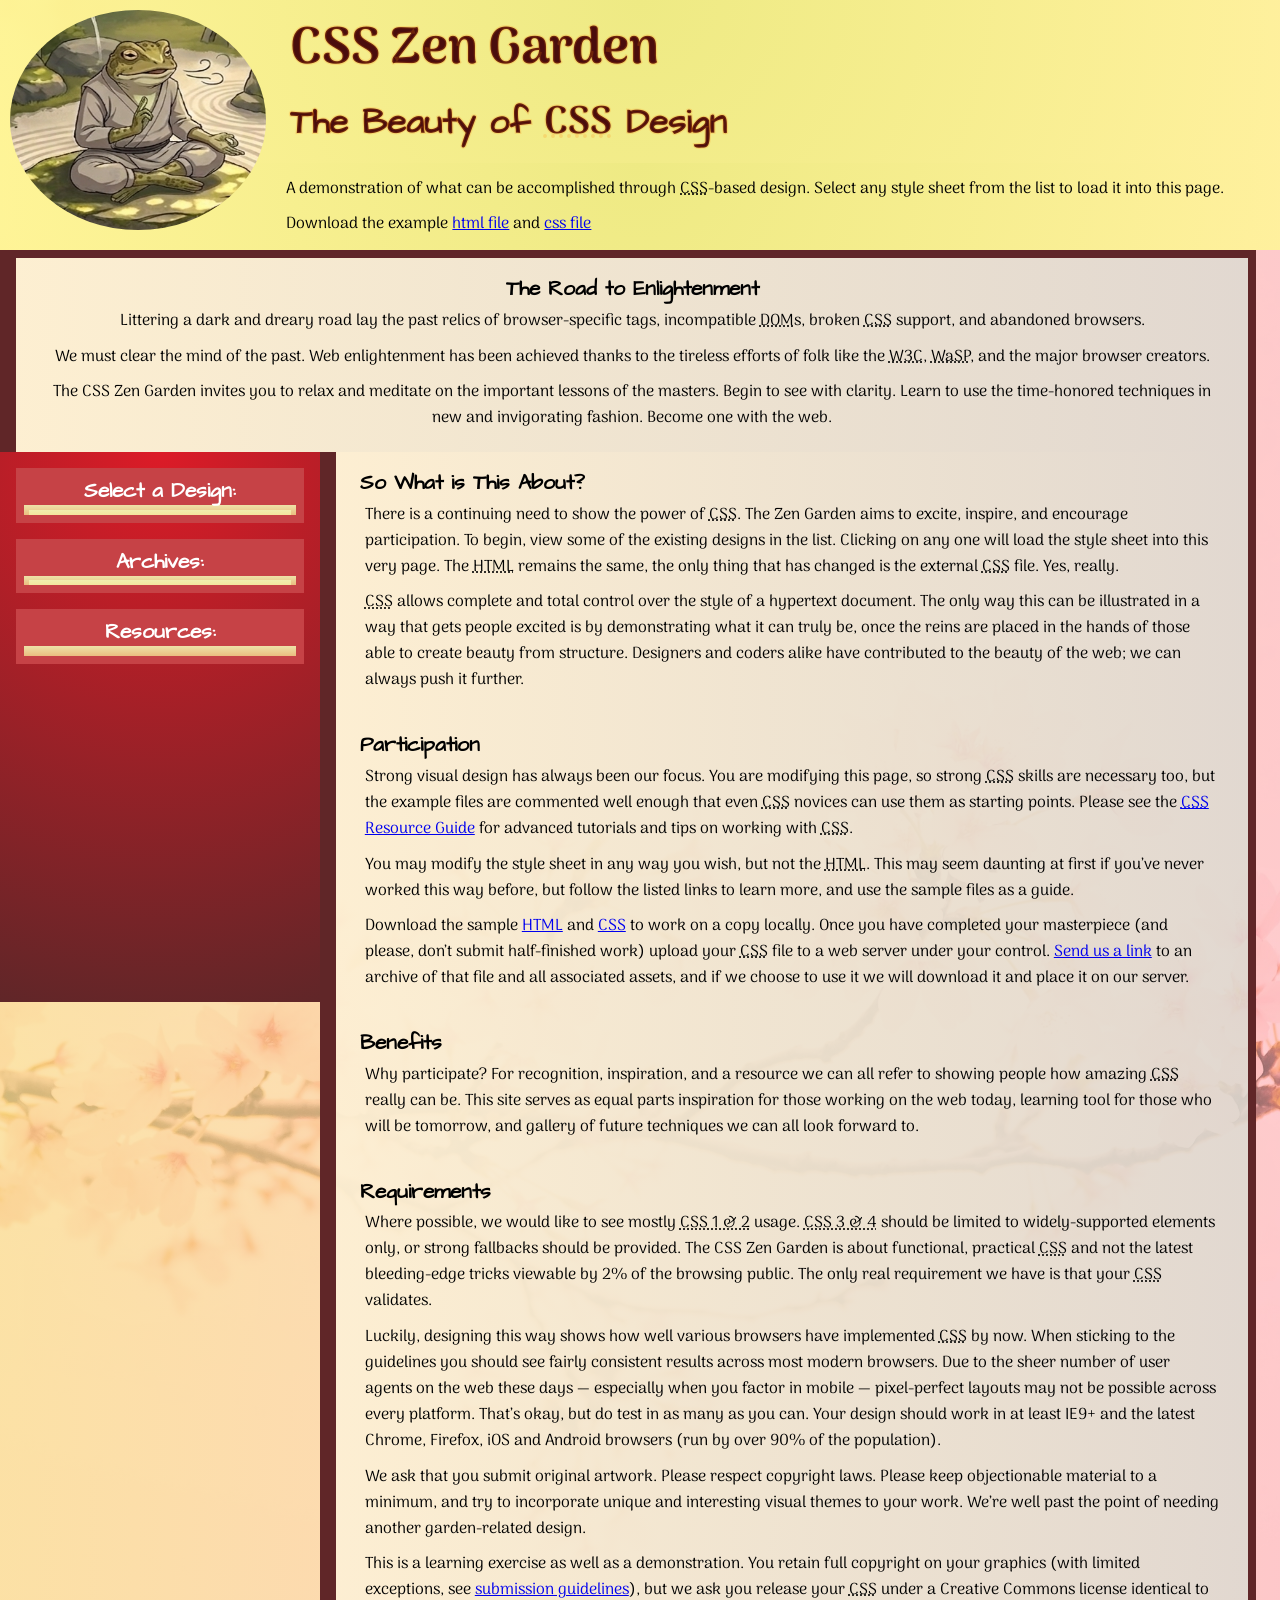
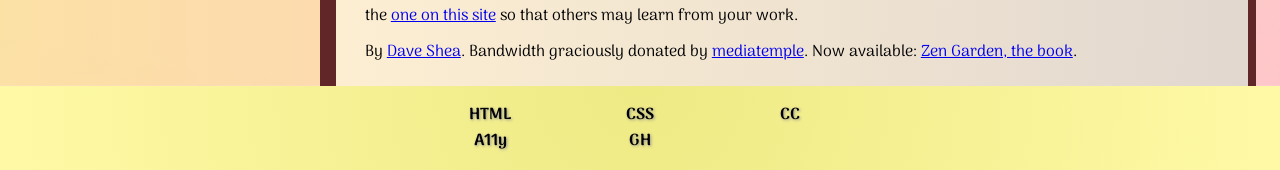
<file: Assignment1/index.html>
<!DOCTYPE html>
<html lang="en">
<head>
	<meta charset="utf-8">
	<title>CSS Zen Garden: The Beauty of CSS Design</title>

	<link rel="stylesheet" media="screen" href="style.css?v=8may2013">
	<link rel="alternate" type="application/rss+xml" title="RSS" href="http://www.csszengarden.com/zengarden.xml">

	<meta name="viewport" content="width=device-width, initial-scale=1.0">
	<meta name="author" content="Dave Shea">
	<meta name="description" content="A demonstration of what can be accomplished visually through CSS-based design.">
	<meta name="robots" content="all">


	<!--[if lt IE 9]>
	<script src="script/html5shiv.js"></script>
	<![endif]-->
</head>

<!--



	View source is a feature, not a bug. Thanks for your curiosity and
	interest in participating!

	Here are the submission guidelines for the new and improved csszengarden.com:

	- CSS3? Of course! Prefix for ALL browsers where necessary.
	- go responsive; test your layout at multiple screen sizes.
	- your browser testing baseline: IE9+, recent Chrome/Firefox/Safari, and iOS/Android
	- Graceful degradation is acceptable, and in fact highly encouraged.
	- use classes for styling. Don't use ids.
	- web fonts are cool, just make sure you have a license to share the files. Hosted
	  services that are applied via the CSS file (ie. Google Fonts) will work fine, but
	  most that require custom HTML won't. TypeKit is supported, see the readme on this
	  page for usage instructions: https://github.com/mezzoblue/csszengarden.com/

	And a few tips on building your CSS file:

	- use :first-child, :last-child and :nth-child to get at non-classed elements
	- use ::before and ::after to create pseudo-elements for extra styling
	- use multiple background images to apply as many as you need to any element
	- use the Kellum Method for image replacement, if still needed. http://goo.gl/GXxdI
	- don't rely on the extra divs at the bottom. Use ::before and ::after instead.

		
-->

<body id="css-zen-garden">
<div class="page-wrapper">

	<section class="intro" id="zen-intro">
		<header role="banner">
			<h1>CSS Zen Garden</h1>
			<h2>The Beauty of <abbr title="Cascading Style Sheets">CSS</abbr> Design</h2>
		</header>

		<div class="summary" id="zen-summary" role="article">
			<p>A demonstration of what can be accomplished through <abbr title="Cascading Style Sheets">CSS</abbr>-based design. Select any style sheet from the list to load it into this page.</p>
			<p>Download the example <a href="/examples/index" title="This page's source HTML code, not to be modified.">html file</a> and <a href="/examples/style.css" title="This page's sample CSS, the file you may modify.">css file</a></p>
		</div>

		<div class="preamble" id="zen-preamble" role="article">
			<h3>The Road to Enlightenment</h3>
			<p>Littering a dark and dreary road lay the past relics of browser-specific tags, incompatible <abbr title="Document Object Model">DOM</abbr>s, broken <abbr title="Cascading Style Sheets">CSS</abbr> support, and abandoned browsers.</p>
			<p>We must clear the mind of the past. Web enlightenment has been achieved thanks to the tireless efforts of folk like the <abbr title="World Wide Web Consortium">W3C</abbr>, <abbr title="Web Standards Project">WaSP</abbr>, and the major browser creators.</p>
			<p>The CSS Zen Garden invites you to relax and meditate on the important lessons of the masters. Begin to see with clarity. Learn to use the time-honored techniques in new and invigorating fashion. Become one with the web.</p>
		</div>
	</section>

	<div class="main supporting" id="zen-supporting" role="main">
		<div class="explanation" id="zen-explanation" role="article">
			<h3>So What is This About?</h3>
			<p>There is a continuing need to show the power of <abbr title="Cascading Style Sheets">CSS</abbr>. The Zen Garden aims to excite, inspire, and encourage participation. To begin, view some of the existing designs in the list. Clicking on any one will load the style sheet into this very page. The <abbr title="HyperText Markup Language">HTML</abbr> remains the same, the only thing that has changed is the external <abbr title="Cascading Style Sheets">CSS</abbr> file. Yes, really.</p>
			<p><abbr title="Cascading Style Sheets">CSS</abbr> allows complete and total control over the style of a hypertext document. The only way this can be illustrated in a way that gets people excited is by demonstrating what it can truly be, once the reins are placed in the hands of those able to create beauty from structure. Designers and coders alike have contributed to the beauty of the web; we can always push it further.</p>
		</div>

		<div class="participation" id="zen-participation" role="article">
			<h3>Participation</h3>
			<p>Strong visual design has always been our focus. You are modifying this page, so strong <abbr title="Cascading Style Sheets">CSS</abbr> skills are necessary too, but the example files are commented well enough that even <abbr title="Cascading Style Sheets">CSS</abbr> novices can use them as starting points. Please see the <a href="/pages/resources/" title="A listing of CSS-related resources"><abbr title="Cascading Style Sheets">CSS</abbr> Resource Guide</a> for advanced tutorials and tips on working with <abbr title="Cascading Style Sheets">CSS</abbr>.</p>
			<p>You may modify the style sheet in any way you wish, but not the <abbr title="HyperText Markup Language">HTML</abbr>. This may seem daunting at first if you&#8217;ve never worked this way before, but follow the listed links to learn more, and use the sample files as a guide.</p>
			<p>Download the sample <a href="/examples/index" title="This page's source HTML code, not to be modified.">HTML</a> and <a href="/examples/style.css" title="This page's sample CSS, the file you may modify.">CSS</a> to work on a copy locally. Once you have completed your masterpiece (and please, don&#8217;t submit half-finished work) upload your <abbr title="Cascading Style Sheets">CSS</abbr> file to a web server under your control. <a href="/pages/submit/" title="Use the contact form to send us your CSS file">Send us a link</a> to an archive of that file and all associated assets, and if we choose to use it we will download it and place it on our server.</p>
		</div>

		<div class="benefits" id="zen-benefits" role="article">
			<h3>Benefits</h3>
			<p>Why participate? For recognition, inspiration, and a resource we can all refer to showing people how amazing <abbr title="Cascading Style Sheets">CSS</abbr> really can be. This site serves as equal parts inspiration for those working on the web today, learning tool for those who will be tomorrow, and gallery of future techniques we can all look forward to.</p>
		</div>

		<div class="requirements" id="zen-requirements" role="article">
			<h3>Requirements</h3>
			<p>Where possible, we would like to see mostly <abbr title="Cascading Style Sheets, levels 1 and 2">CSS 1 &amp; 2</abbr> usage. <abbr title="Cascading Style Sheets, levels 3 and 4">CSS 3 &amp; 4</abbr> should be limited to widely-supported elements only, or strong fallbacks should be provided. The CSS Zen Garden is about functional, practical <abbr title="Cascading Style Sheets">CSS</abbr> and not the latest bleeding-edge tricks viewable by 2% of the browsing public. The only real requirement we have is that your <abbr title="Cascading Style Sheets">CSS</abbr> validates.</p>
			<p>Luckily, designing this way shows how well various browsers have implemented <abbr title="Cascading Style Sheets">CSS</abbr> by now. When sticking to the guidelines you should see fairly consistent results across most modern browsers. Due to the sheer number of user agents on the web these days &#8212; especially when you factor in mobile &#8212; pixel-perfect layouts may not be possible across every platform. That&#8217;s okay, but do test in as many as you can. Your design should work in at least IE9+ and the latest Chrome, Firefox, iOS and Android browsers (run by over 90% of the population).</p>
			<p>We ask that you submit original artwork. Please respect copyright laws. Please keep objectionable material to a minimum, and try to incorporate unique and interesting visual themes to your work. We&#8217;re well past the point of needing another garden-related design.</p>
			<p>This is a learning exercise as well as a demonstration. You retain full copyright on your graphics (with limited exceptions, see <a href="/pages/submit/guidelines/">submission guidelines</a>), but we ask you release your <abbr title="Cascading Style Sheets">CSS</abbr> under a Creative Commons license identical to the <a href="http://creativecommons.org/licenses/by-nc-sa/3.0/" title="View the Zen Garden's license information.">one on this site</a> so that others may learn from your work.</p>
			<p role="contentinfo">By <a href="http://www.mezzoblue.com/">Dave Shea</a>. Bandwidth graciously donated by <a href="http://www.mediatemple.net/">mediatemple</a>. Now available: <a href="http://www.amazon.com/exec/obidos/ASIN/0321303474/mezzoblue-20/">Zen Garden, the book</a>.</p>
		</div>

		<footer>
			<a href="http://validator.w3.org/check/referer" title="Check the validity of this site&#8217;s HTML" class="zen-validate-html">HTML</a>
			<a href="http://jigsaw.w3.org/css-validator/check/referer" title="Check the validity of this site&#8217;s CSS" class="zen-validate-css">CSS</a>
			<a href="http://creativecommons.org/licenses/by-nc-sa/3.0/" title="View the Creative Commons license of this site: Attribution-NonCommercial-ShareAlike." class="zen-license">CC</a>
			<a href="http://mezzoblue.com/zengarden/faq/#aaa" title="Read about the accessibility of this site" class="zen-accessibility">A11y</a>
			<a href="https://github.com/mezzoblue/csszengarden.com" title="Fork this site on Github" class="zen-github">GH</a>
		</footer>

	</div>


	<aside class="sidebar" role="complementary">
		<div class="wrapper">

			<div class="design-selection" id="design-selection">
				<h3 class="select">Select a Design:</h3>
				<nav role="navigation">
					<ul>
					<li>
						<a href="/221/" class="design-name">Mid Century Modern</a> by						<a href="http://andrewlohman.com/" class="designer-name">Andrew Lohman</a>
					</li>					<li>
						<a href="/220/" class="design-name">Garments</a> by						<a href="http://danielmall.com/" class="designer-name">Dan Mall</a>
					</li>					<li>
						<a href="/219/" class="design-name">Steel</a> by						<a href="http://steffen-knoeller.de" class="designer-name">Steffen Knoeller</a>
					</li>					<li>
						<a href="/218/" class="design-name">Apothecary</a> by						<a href="http://trentwalton.com" class="designer-name">Trent Walton</a>
					</li>					<li>
						<a href="/217/" class="design-name">Screen Filler</a> by						<a href="http://elliotjaystocks.com/" class="designer-name">Elliot Jay Stocks</a>
					</li>					<li>
						<a href="/216/" class="design-name">Fountain Kiss</a> by						<a href="http://jeremycarlson.com" class="designer-name">Jeremy Carlson</a>
					</li>					<li>
						<a href="/215/" class="design-name">A Robot Named Jimmy</a> by						<a href="http://meltmedia.com/" class="designer-name">meltmedia</a>
					</li>					<li>
						<a href="/214/" class="design-name">Verde Moderna</a> by						<a href="http://www.mezzoblue.com/" class="designer-name">Dave Shea</a>
					</li>					</ul>
				</nav>
			</div>

			<div class="design-archives" id="design-archives">
				<h3 class="archives">Archives:</h3>
				<nav role="navigation">
					<ul>
						<li class="next">
							<a href="/214/page1">
								Next Designs <span class="indicator">&rsaquo;</span>
							</a>
						</li>
						<li class="viewall">
							<a href="/pages/alldesigns/" title="View every submission to the Zen Garden.">
								View All Designs							</a>
						</li>
					</ul>
				</nav>
			</div>

			<div class="zen-resources" id="zen-resources">
				<h3 class="resources">Resources:</h3>
				<ul>
					<li class="view-css">
						<a href="style.css" title="View the source CSS file of the currently-viewed design.">
							View This Design&#8217;s <abbr title="Cascading Style Sheets">CSS</abbr>						</a>
					</li>
					<li class="css-resources">
						<a href="/pages/resources/" title="Links to great sites with information on using CSS.">
							<abbr title="Cascading Style Sheets">CSS</abbr> Resources						</a>
					</li>
					<li class="zen-faq">
						<a href="/pages/faq/" title="A list of Frequently Asked Questions about the Zen Garden.">
							<abbr title="Frequently Asked Questions">FAQ</abbr>						</a>
					</li>
					<li class="zen-submit">
						<a href="/pages/submit/" title="Send in your own CSS file.">
							Submit a Design						</a>
					</li>
					<li class="zen-translations">
						<a href="/pages/translations/" title="View translated versions of this page.">
							Translations						</a>
					</li>
				</ul>
			</div>
		</div>
	</aside>


</div>

<!--

	These superfluous divs/spans were originally provided as catch-alls to add extra imagery.
	These days we have full ::before and ::after support, favour using those instead.
	These only remain for historical design compatibility. They might go away one day.
		
-->
<div class="extra1" role="presentation"></div><div class="extra2" role="presentation"></div><div class="extra3" role="presentation"></div>
<div class="extra4" role="presentation"></div><div class="extra5" role="presentation"></div><div class="extra6" role="presentation"></div>

</body>
</html>
</file>
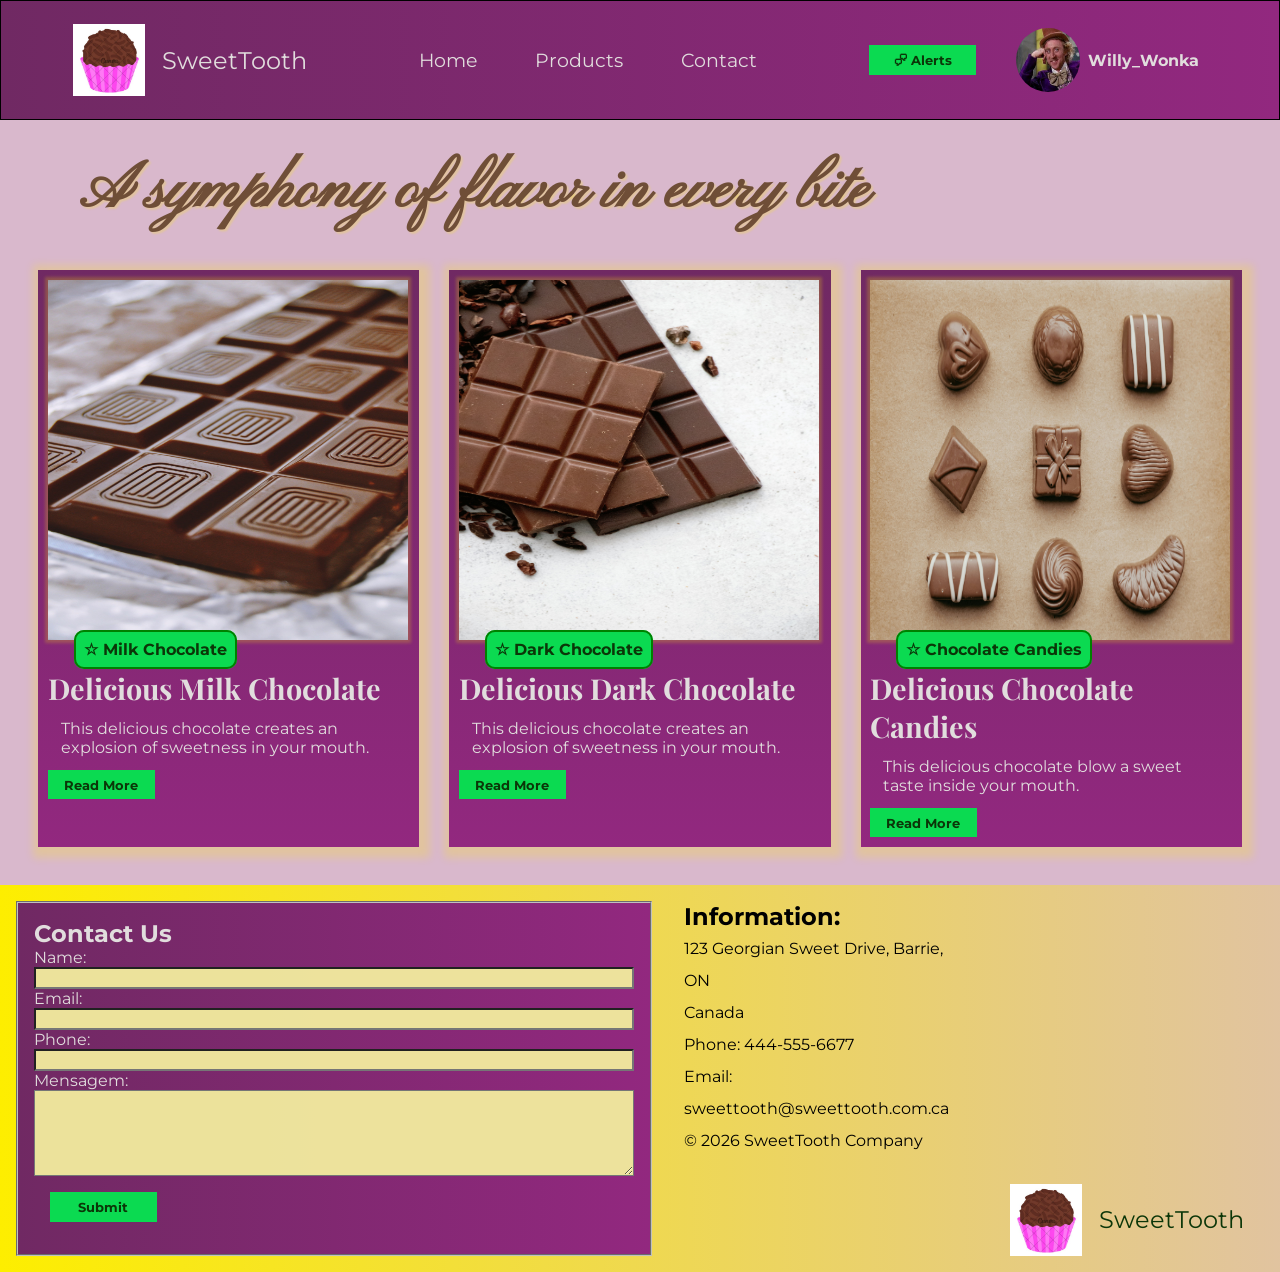
<file: Assignment2/index.html>
<!DOCTYPE html>
<html lang="en">
<head>
    <meta charset="UTF-8">
    <meta name="viewport" content="width=device-width, initial-scale=1.0">
    <meta name="description" content="Assignment Two - Candy Webpage">
    <meta name="author" content="Leonardo Jose Ambrosio">
    <title>Assignment Two</title>
    <link rel="icon" type="image/jpeg" href="./img/logo.jpg">
    <link rel="stylesheet" href="./css/style.css">
</head>
<body>
    <header id="home">
        <!--Navigation Bar-->
        <nav class="nav-container">
            <!--Company icon/logo-->
            <div class="nav-icon">
                <img class="nav-sweetToothIcon" alt="SweetTooth icon" src="./img/logo.jpg"> 
                SweetTooth
            </div>
            <!-- Navigation Options -->
            <div class="top-navigation">
                <a href="#home">Home</a>
                <a href="#products">Products</a>
                <a href="#contact">Contact</a>
            </div>
            <!--Alert button-->
            <button class="nav-alerts">&#128490; Alerts</button>
            <!--Profile name and picture--> 
            <div class="nav-profile"><img class="profileicon" alt="Profile Icon" src="./img/willywonka.jpg">
                Willy_Wonka
            </div>
        </nav>
    </header">
    <!--Title-->
    <h1 class="title">A symphony of flavor in every bite</h1>
    <!--Products-->
    <main class="product-container" id="products">
        <article class="product-card">
            <div class="product-card-image">
                <img src="./img/chocolate.jpg" alt="chocolate image">
            </div>
            <span class="product-card-badge">&#9734; Milk Chocolate</span>
            <h2 class="product-card-title">Delicious Milk Chocolate</h2>
            <p class="product-card-body">This delicious chocolate creates an explosion of sweetness in your mouth.</p>
            <button class="product-card-btn" type="button">Read More</button>
        </article>
        <article class="product-card">
            <div class="product-card-image">
                <img src="./img/darkchocolate.jpg" alt="chocolate image">
            </div>
            <span class="product-card-badge">&#9734; Dark Chocolate</span>
            <h2 class="product-card-title">Delicious Dark Chocolate</h2>
            <p class="product-card-body">This delicious chocolate creates an explosion of sweetness in your mouth.</p>
            <button class="product-card-btn" type="button">Read More</button>
        </article>
        <article class="product-card">
            <div class="product-card-image">
                <img src="./img/chocolatecandies.jpg" alt="chocolate image">
            </div>
            <span class="product-card-badge">&#9734; Chocolate Candies</span>
            <h2 class="product-card-title">Delicious Chocolate Candies</h2>
            <p class="product-card-body">This delicious chocolate blow a sweet taste inside your mouth.</p>
            <button class="product-card-btn" type="button">Read More</button>
        </article>
    </main>
    
    <footer class="contact-container" id="contact">
        <!--Contact form-->
        <form class="contact-form">
            <fieldset class="contact-fieldset">
                <h2>Contact Us</h2>
                <label for="name">Name:</label>
                <input type="text" id="name" name="name" required>
                
                <label for="email">Email:</label>
                <input type="email" id="email" name="email" required>

                <label for="tel">Phone:</label>
                <input type="tel" name="tel" id="tel" title="Format: 444 333 1111" pattern="[0-9]{3} [0-9]{3} [0-9]{4}" required>

                <label for="message">Mensagem:</label>
                <textarea id="message" name="message" rows="5"></textarea>
            
                <button type="submit" class="fieldset-btn">Submit</button>
            </fieldset>
        </form>
        <!--Company informations-->
        <div class = "contact-info">
        <h2>Information: </h2>
        <p>123 Georgian Sweet Drive, Barrie, ON</p>
        <p>Canada</p>
        <p>Phone: 444-555-6677</p>
        <p>Email: sweettooth@sweettooth.com.ca</p>
        <p>&copy; 2026 SweetTooth Company</p>
        </div>
        <!--Company icon/logo-->
            <div class="nav-icon-footer">
                <img class="nav-sweetToothIcon" alt="SweetTooth icon" src="./img/logo.jpg"> 
                SweetTooth
            </div>
    </footer>
    
</body>
</html>
</file>
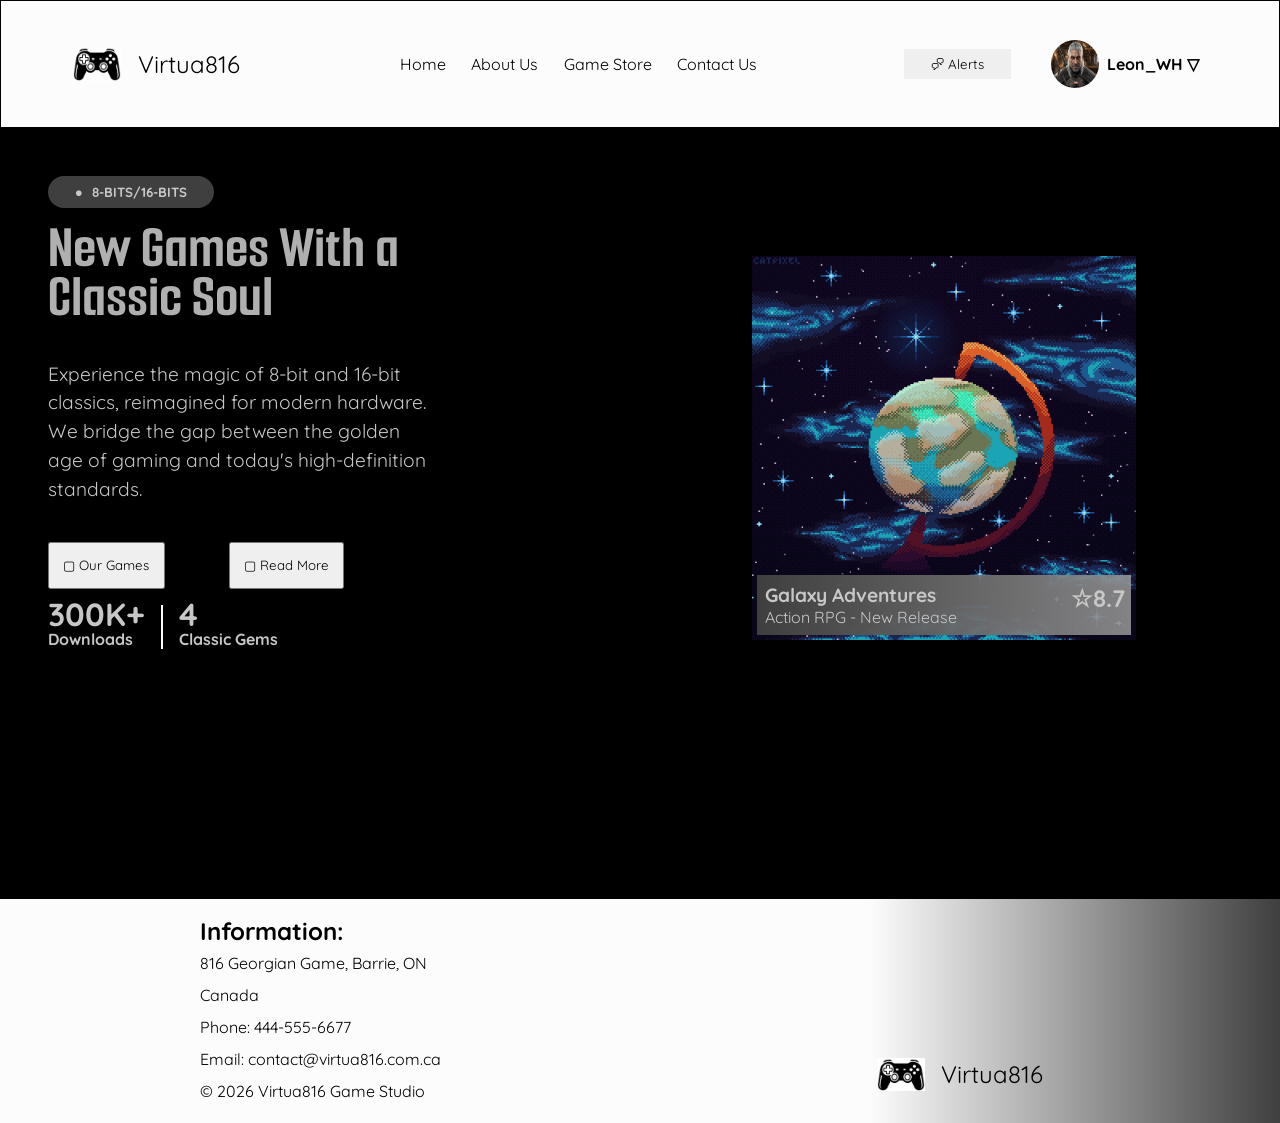
<file: Final Project - Phase One/index.html>
<!DOCTYPE html>
<html lang="en">
<head>
    <meta charset="UTF-8">
    <meta name="viewport" content="width=device-width, initial-scale=1.0">
    <meta name="description" content="Final Project Phase One - Home Page">
    <meta name="author" content="Leonardo Jose Ambrosio">
       <title>Final Project - Phase One</title>
       <link href="./css/style.css" rel="stylesheet">
       <link rel="icon" type="image/jpeg" href="./assets/joystickicon.jpg">
</head>
<body>
    <!-- Navigation Bar-->
    <nav class= "nav-game">
        <div class="nav-icon">
            <img class="nav-joystick-icon" alt="joystick icon" src="./assets/joystickicon.jpg"> 
            Virtua816
        </div>
        <div class="nav-menu">
        <a href="./index.html" title="Home">Home</a>
        <a href="./aboutUs.html" title="About Us">About Us</a>
        <a href="./shopPage.html" title="Game Store">Game Store</a>
        <a href="./contactUS.html" title="Contact Us">Contact Us</a>
        </div>
        <button class="nav-alerts">&#128490; Alerts</button>
        <div class="nav-profile"><img class="profileicon" alt="Profile Icon" src="./assets/geralt-profileicon.png">
        Leon_WH &#9661;
        </div>
    </nav>
        <!-- Home Page-->
        <main>
            <div class="wrapper-pageinfo">
                <button class="live-session">&#9679; 8-BITS/16-BITS</button>
                <h1 class="main-h1">New Games With a Classic Soul</h1>
                <div class="main-text">Experience the magic of 8-bit and 16-bit classics, reimagined for modern hardware. We bridge the gap between the golden age of gaming and today's high-definition standards.</div>
            
                <div class="game-buttons">
                    <button class="playnow">&#9634; Our Games</button>
                    <button class="watchtrailer">&#9634; Read More</button>    
                </div>

                <div class="moreinfo">
                    <p class="game-numbers">300K+ <br> <span class="game-generalinfo">Downloads</span></p>
                    <p class="game-numbers">4 <br><span class="game-generalinfo">Classic Gems</span></p>
                </div>
            </div>

            <div class="gameScreenshot-wrapper">
                <div class="gameScreenshot-info">
                    <p class="game-title">Galaxy Adventures</p>
                    <p class="game-extrainfo">Action RPG - New Release</p>
                    <p class="game-score">&star;8.7</p>
                </div>
            </div>
        </main>
        <footer class="contact-container">
        <!--Company informations-->
        <div class = "contact-info">
        <h2>Information: </h2>
        <p>816 Georgian Game, Barrie, ON</p>
        <p>Canada</p>
        <p>Phone: 444-555-6677</p>
        <p>Email: contact@virtua816.com.ca</p>
        <p>&copy; 2026 Virtua816 Game Studio</p>
        </div>
        <!--Company icon/logo-->
            <div class="nav-icon-footer">
                <img class="nav-joystick-icon" alt="Virtua816 icon" src="./assets/joystickicon.jpg"> 
                Virtua816
            </div>
    </footer>
        
   
    
</body>
</html>
</file>
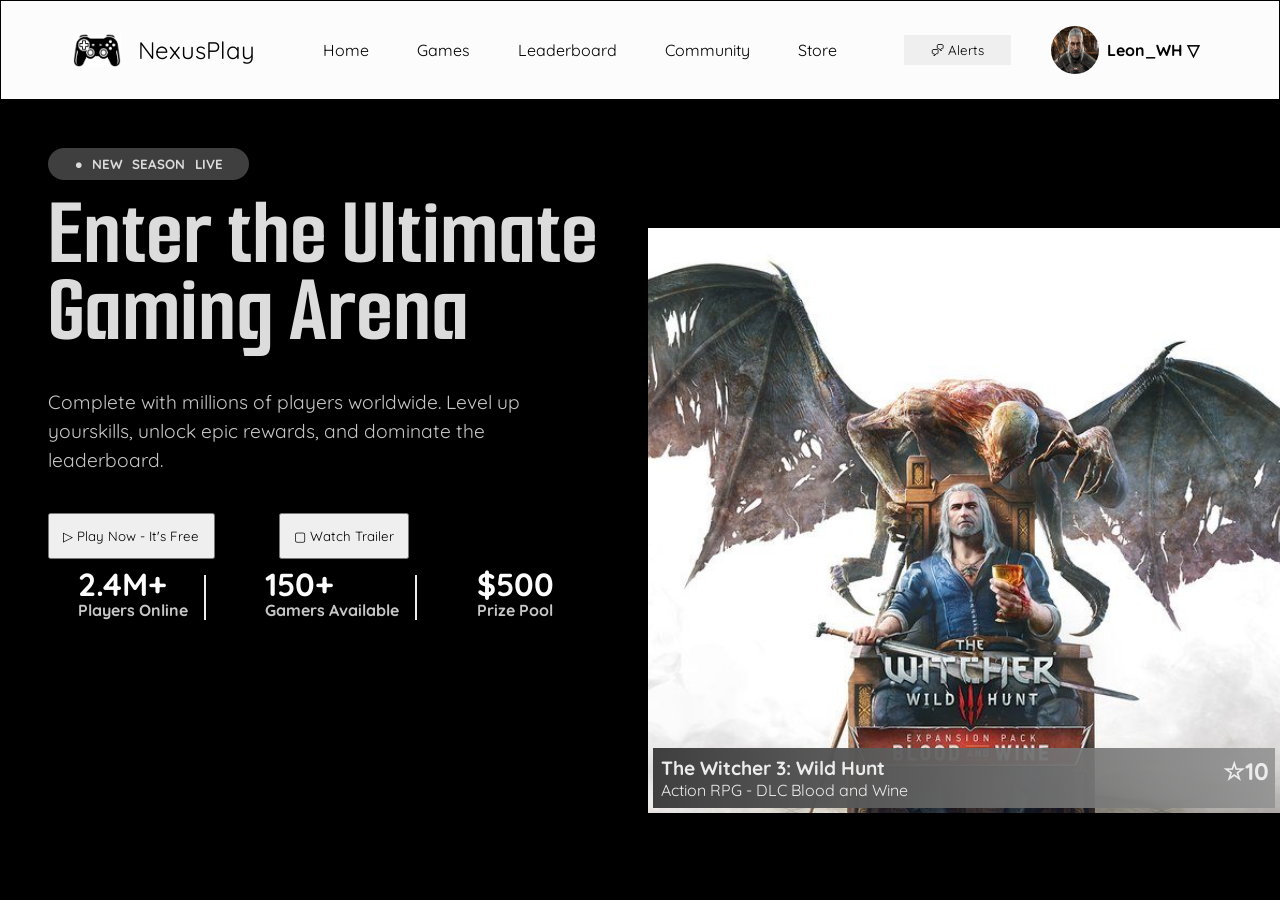
<file: Lab03/index.html>
<!DOCTYPE html>
<html lang="en">
<head>
    <meta charset="UTF-8">
    <meta name="viewport" content="width=device-width, initial-scale=1.0">
   <link href="./css/style.css" rel="stylesheet">
    <title>LAB 3 - CSS Design</title>
</head>
<body>
    <nav class= "nav-game">
        <div class="nav-icon">
            <img class="nav-joystick-icon" alt="joystick icon" src="./assets/joystickicon.jpg"> 
            NexusPlay
        </div>
        <div class="nav-menu">
        <a href="#" title="Home">Home</a>
        <a href="#" title="Games">Games</a>
        <a href="#" title="Leaderboard">Leaderboard</a>
        <a href="#" title="Community">Community</a>
        <a href="#" title="Store">Store</a>
        </div>
        <button class="nav-alerts">&#128490; Alerts</button>
        <div class="nav-profile"><img class="profileicon" alt="Profile Icon" src="./assets/geralt-profileicon.png">
        Leon_WH &#9661;
        </div>
    </nav>
        <main>
            <div class="wrapper-pageinfo">
                <button class="live-session">&#9679; NEW SEASON LIVE</button>
                <h1 class="main-h1">Enter the Ultimate Gaming Arena</h1>
                <div class="main-text">Complete with millions of players worldwide. Level up yourskills, unlock epic rewards, and dominate the leaderboard.</div>
            
                <div class="game-buttons">
                    <button class="playnow">&#9655; Play Now - It's Free</button>
                    <button class="watchtrailer">&#9634; Watch Trailer</button>    
                </div>

                <div class="moreinfo">
                    <p class="game-numbers">2.4M+ <br> <span class="game-generalinfo">Players Online</span></p>
                    <p class="game-numbers">150+ <br><span class="game-generalinfo">Gamers Available</span></p>
                    <p class="game-numbers">$500 <br><span class="game-generalinfo">Prize Pool</span></p>
                </div>
            </div>

            <div class="gameScreenshot-wrapper">
                <div class="gameScreenshot-info">
                    <p class="game-title">The Witcher 3: Wild Hunt</p>
                    <p class="game-extrainfo">Action RPG - DLC Blood and Wine</p>
                    <p class="game-score">&star;10</p>
                </div>
            </div>
        </main>

        
   
    
</body>
</html>
</file>
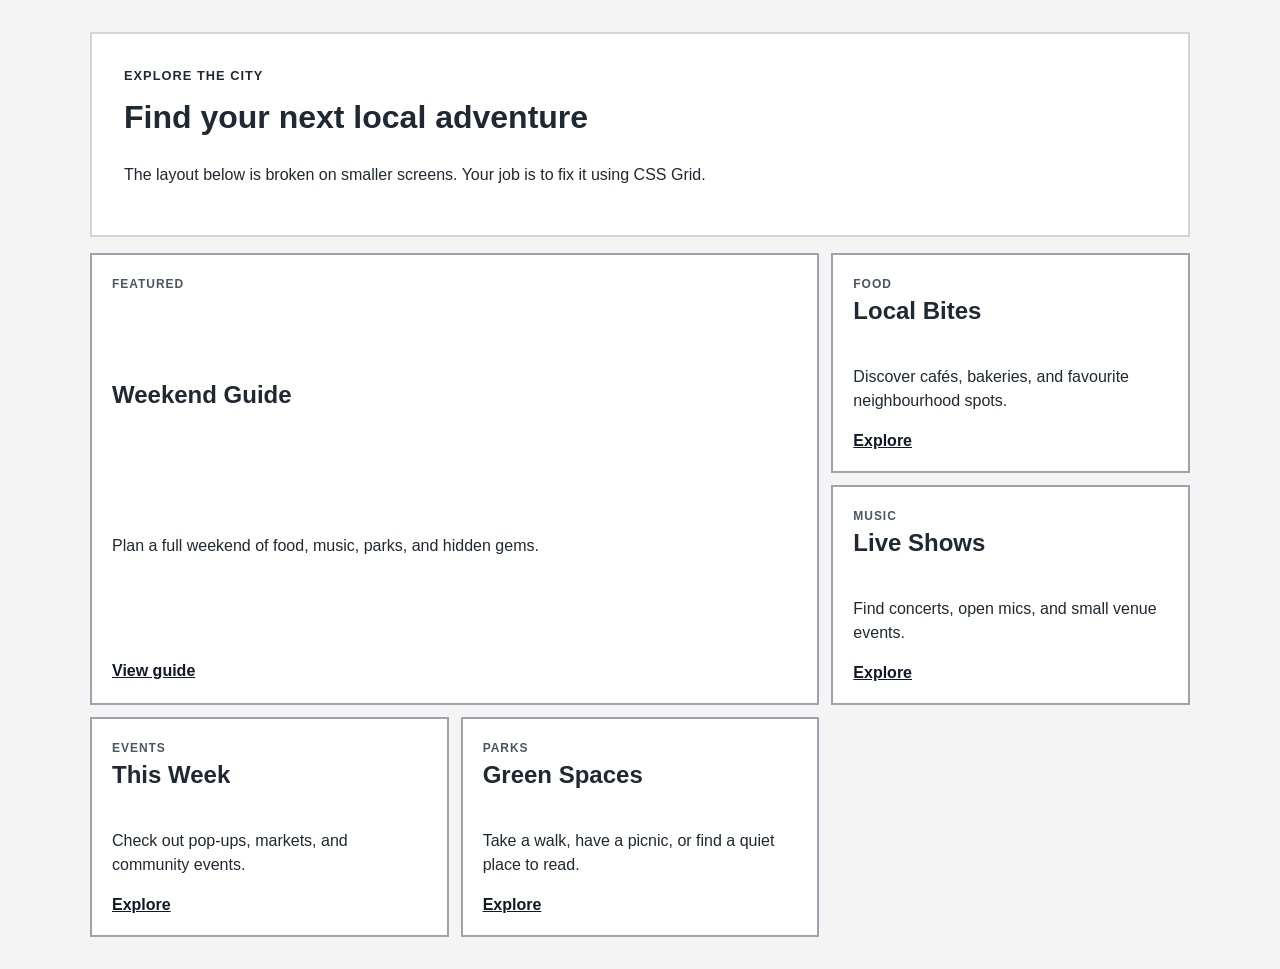
<file: Lab04/index.html>
<!DOCTYPE html>
<html lang="en">
<head>
  <meta charset="UTF-8" />
  <meta name="viewport" content="width=device-width, initial-scale=1.0" />
  <title>Fix My Grid</title>
  <link rel="stylesheet" href="styles.css" />
</head>
<body>
  <main class="page-wrap">
    <header class="hero">
      <p class="eyebrow">Explore the City</p>
      <h1>Find your next local adventure</h1>
      <p>The layout below is broken on smaller screens. Your job is to fix it using CSS Grid.</p>
    </header>

    <section class="city-grid" aria-label="City guide categories">
      <article class="card card--featured">
        <span class="card__tag">Featured</span>
        <h2>Weekend Guide</h2>
        <p>Plan a full weekend of food, music, parks, and hidden gems.</p>
        <a href="#">View guide</a>
      </article>

      <article class="card">
        <span class="card__tag">Food</span>
        <h2>Local Bites</h2>
        <p>Discover cafés, bakeries, and favourite neighbourhood spots.</p>
        <a href="#">Explore</a>
      </article>

      <article class="card">
        <span class="card__tag">Music</span>
        <h2>Live Shows</h2>
        <p>Find concerts, open mics, and small venue events.</p>
        <a href="#">Explore</a>
      </article>

      <article class="card">
        <span class="card__tag">Events</span>
        <h2>This Week</h2>
        <p>Check out pop-ups, markets, and community events.</p>
        <a href="#">Explore</a>
      </article>

      <article class="card">
        <span class="card__tag">Parks</span>
        <h2>Green Spaces</h2>
        <p>Take a walk, have a picnic, or find a quiet place to read.</p>
        <a href="#">Explore</a>
      </article>
    </section>
  </main>
</body>
</html>
</file>
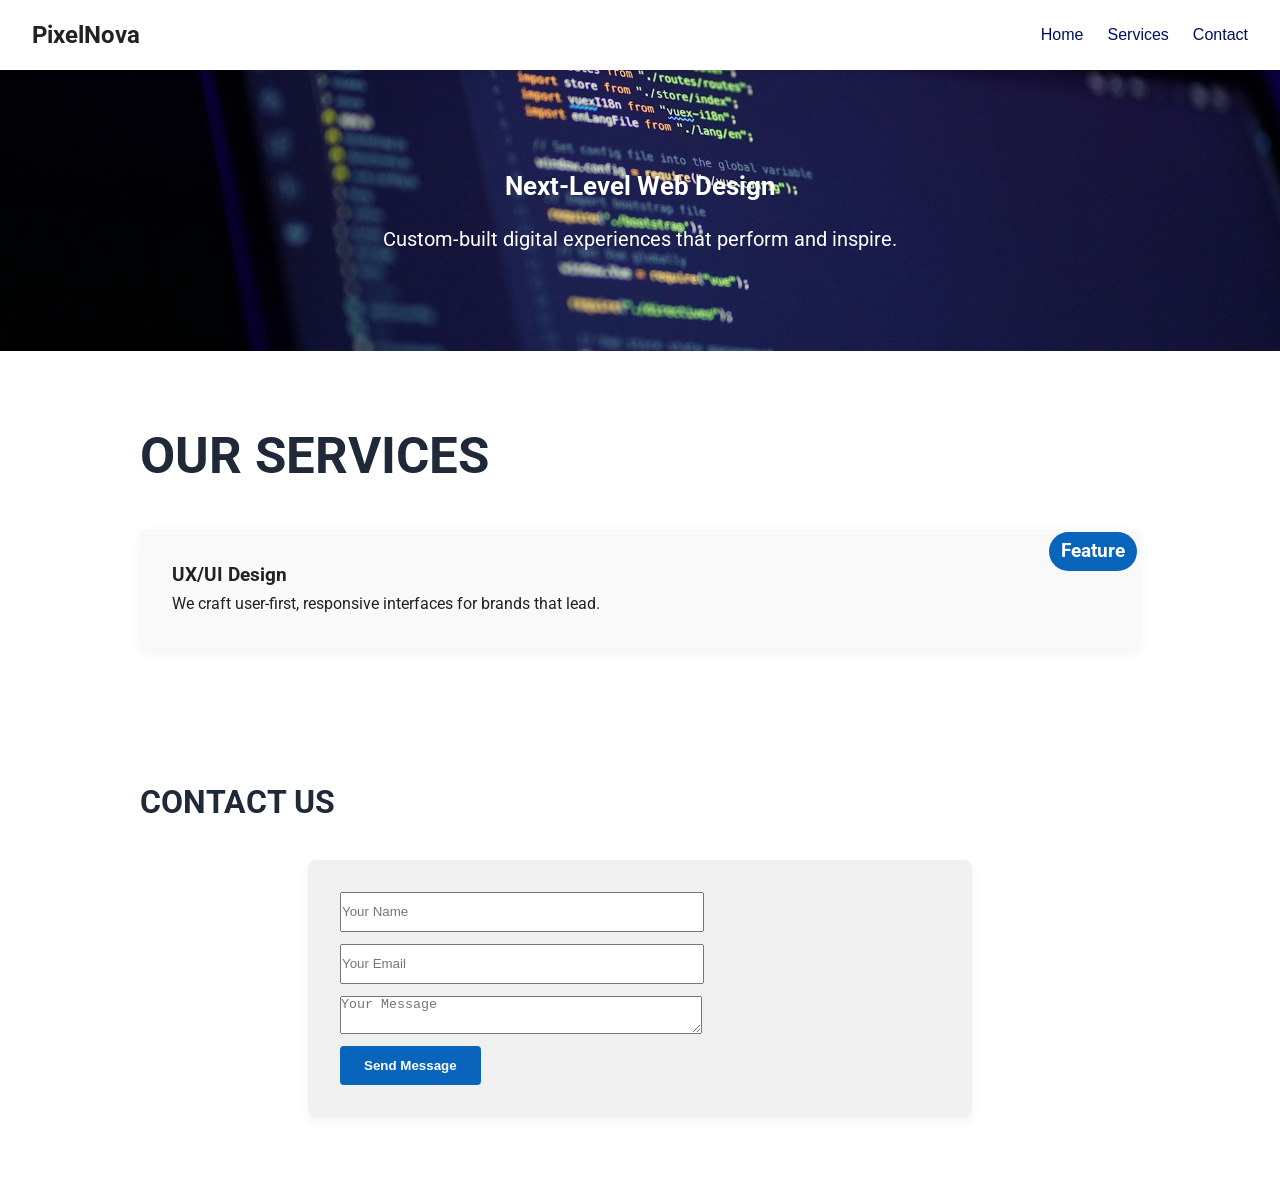
<file: mid-exam/index.html>
<!DOCTYPE html>
<html lang="en">

<head>
    <meta charset="UTF-8" />
    <meta name="viewport" content="width=device-width, initial-scale=1.0" />
    <title>PixelNova</title>
    <link href="https://fonts.googleapis.com/css2?family=Roboto:wght@400;700&display=swap" rel="stylesheet" />
    <link rel="stylesheet" href="css/styles.css" />
</head>

<body>

    <!-- Navigation -->
    <nav>
        <div class="logo">PixelNova</div>
        <ul>
            <li><a href="#hero">Home</a></li>
            <li><a href="#services">Services</a></li>
            <li><a href="#contact">Contact</a></li>
        </ul>
    </nav>

    <!-- Hero Section -->
    <header class="hero" id="hero">
        <div class="content">
            <h1>Next-Level Web Design</h1>
            <p>Custom-built digital experiences that perform and inspire.</p>
        </div>
    </header>

    <!-- Services Section -->
    <section id="services">
        <h2>Our Services</h2>
        <div class="card">
            <span class="badge">Feature</span>
            <h3>UX/UI Design</h3>
            <p>We craft user-first, responsive interfaces for brands that lead.</p>
        </div>
    </section>

    <!-- Contact Section -->
    <section id="contact">
        <h2>Contact Us</h2>
        <form class="contact-form">
            <input type="text" placeholder="Your Name" />
            <input type="email" placeholder="Your Email" />
            <textarea placeholder="Your Message"></textarea>
            <button type="submit">Send Message</button>
        </form>
    </section>

</body>

</html>
</file>
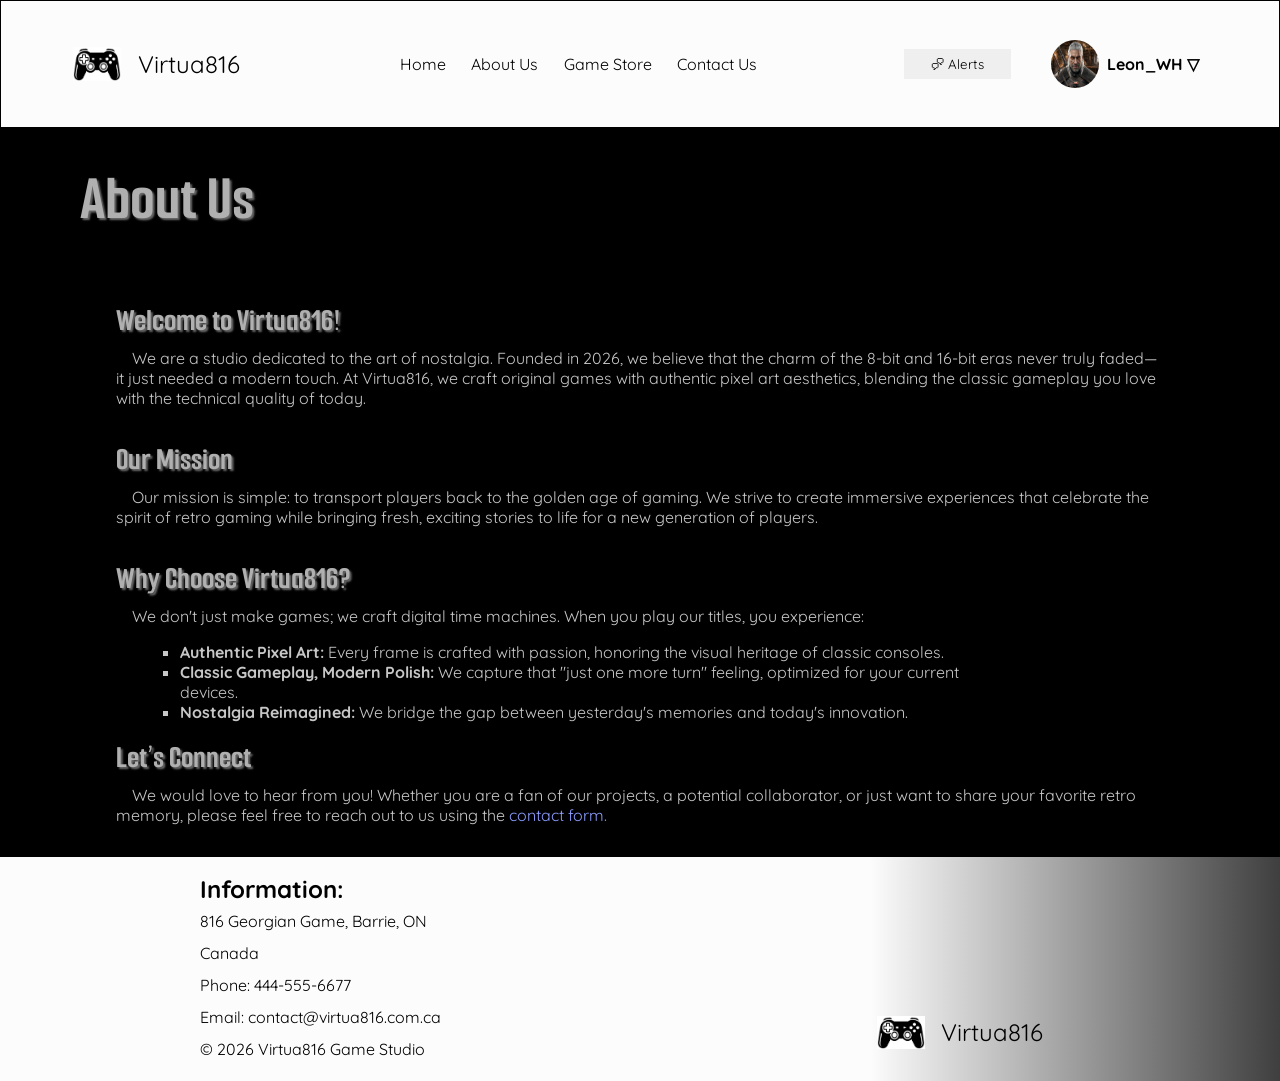
<file: Final Project - Phase One/aboutUs.html>
<!DOCTYPE html>
<html lang="en">
<head>
    <meta charset="UTF-8">
    <meta name="viewport" content="width=device-width, initial-scale=1.0">
    <meta name="description" content="Final Project Phase One - Home Page">
    <meta name="author" content="Leonardo Jose Ambrosio">
       <title>Final Project - Phase One</title>
       <link href="./css/style.css" rel="stylesheet">
       <link rel="icon" type="image/jpeg" href="./assets/joystickicon.jpg">
</head>
<body>
    <nav class= "nav-game">
        <div class="nav-icon">
            <img class="nav-joystick-icon" alt="joystick icon" src="./assets/joystickicon.jpg"> 
            Virtua816
        </div>
        <div class="nav-menu">
                <a href="./index.html" title="Home">Home</a>
        <a href="./aboutUs.html" title="About Us">About Us</a>
        <a href="./shopPage.html" title="Game Store">Game Store</a>
        <a href="./contactUS.html" title="Contact Us">Contact Us</a>
        </div>
        <button class="nav-alerts">&#128490; Alerts</button>
        <div class="nav-profile"><img class="profileicon" alt="Profile Icon" src="./assets/geralt-profileicon.png">
        Leon_WH &#9661;
        </div>
    </nav>
        <!--Title-->
       <h1 class="title-general">About Us</h1>
    <main>
        <!-- About Us-->
        <article class="container-wrap">
            <h2 class="subTitle">Welcome to Virtua816!</h2>
            <p class="article-paragraph">
            We are a studio dedicated to the art of nostalgia. Founded in 2026, we believe that the charm of the 8-bit and 
            16-bit eras never truly faded—it just needed a modern touch. 
            At Virtua816, we craft original games with authentic pixel art aesthetics, 
            blending the classic gameplay you love with the technical quality of today.
            </p>
        
            <h2 class="subTitle">Our Mission</h2>
            <p class="article-paragraph">
            Our mission is simple: to transport players back to the golden age of gaming. 
            We strive to create immersive experiences that celebrate the spirit of retro gaming while bringing fresh, 
            exciting stories to life for a new generation of players.
            </p>
        
            <h2 class="subTitle">Why Choose Virtua816?</h2>
            <p class="article-paragraph">
           We don't just make games; we craft digital time machines. When you play our titles, you experience:
            </p>
            <ul class="article-list">
                <li><span class="boldLetters">Authentic Pixel Art:</span> Every frame is crafted with passion, honoring the visual heritage of classic consoles.</li>
                <li><span class="boldLetters">Classic Gameplay, Modern Polish:</span> We capture that "just one more turn" feeling, optimized for your current devices.</li>
                <li><span class="boldLetters">Nostalgia Reimagined:</span> We bridge the gap between yesterday's memories and today's innovation.</li>
            </ul>

            <h2 class="subTitle">Let’s Connect</h2>
            <p class="article-paragraph">
            We would love to hear from you! Whether you are a fan of our projects, 
            a potential collaborator, or just want to share your favorite retro memory, 
            please feel free to reach out to us using the <a href="./contactUS.html">contact form.</a>
            </p>
    </article>
        </main>

        <footer class="contact-container">
        <!--Company informations-->
        <div class = "contact-info">
        <h2>Information: </h2>
        <p>816 Georgian Game, Barrie, ON</p>
        <p>Canada</p>
        <p>Phone: 444-555-6677</p>
        <p>Email: contact@virtua816.com.ca</p>
        <p>&copy; 2026 Virtua816 Game Studio</p>
        </div>
        <!--Company icon/logo-->
            <div class="nav-icon-footer">
                <img class="nav-joystick-icon" alt="Virtua816 icon" src="./assets/joystickicon.jpg"> 
                Virtua816
            </div>
    </footer>
        
   
    
</body>
</html>
</file>
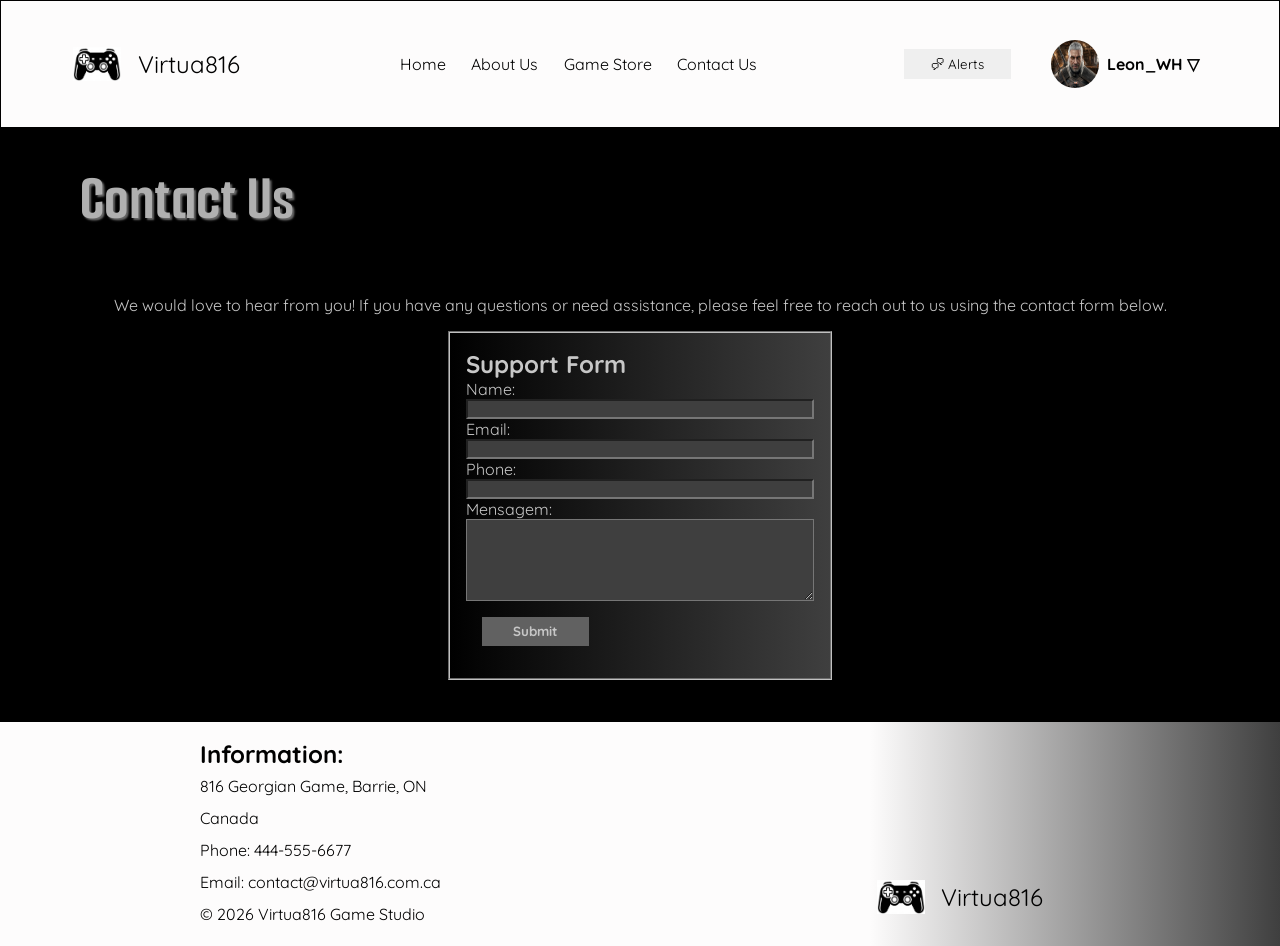
<file: Final Project - Phase One/contactUS.html>
<!DOCTYPE html>
<html lang="en">
<head>
    <meta charset="UTF-8">
    <meta name="viewport" content="width=device-width, initial-scale=1.0">
    <meta name="description" content="Final Project Phase One - Home Page">
    <meta name="author" content="Leonardo Jose Ambrosio">
       <title>Final Project - Phase One</title>
       <link href="./css/style.css" rel="stylesheet">
       <link rel="icon" type="image/jpeg" href="./assets/joystickicon.jpg">
</head>
<body>
    <!-- Navigation Bar-->
    <nav class= "nav-game">
        <div class="nav-icon">
            <img class="nav-joystick-icon" alt="joystick icon" src="./assets/joystickicon.jpg"> 
            Virtua816
        </div>
        <div class="nav-menu">
        <a href="#" title="Home">Home</a>
        <a href="#" title="Games">About Us</a>
        <a href="#" title="Community">Game Store</a>
        <a href="#" title="Store">Contact Us</a>
        </div>
        <button class="nav-alerts">&#128490; Alerts</button>
        <div class="nav-profile"><img class="profileicon" alt="Profile Icon" src="./assets/geralt-profileicon.png">
        Leon_WH &#9661;
        </div>
    </nav>
        <!-- Contact Us-->
       <!--Title-->
    <h1 class="title-general">Contact Us</h1>
    <main class="contactUs-wrap">
        <article class="">
            <p>
                We would love to hear from you! If you have any questions or need assistance, please feel free to reach out to us using the contact form below.
            </p>
        </article>
        </article>
        <!--Contact form-->
        <form class="contact-form">
            <fieldset class="contact-fieldset">
                <h2>Support Form</h2>
                <label for="name">Name:</label>
                <input type="text" id="name" name="name" required>
                
                <label for="email">Email:</label>
                <input type="email" id="email" name="email" required>

                <label for="tel">Phone:</label>
                <input type="tel" name="tel" id="tel" title="Format: 444 333 1111" pattern="[0-9]{3} [0-9]{3} [0-9]{4}" required>

                <label for="message">Mensagem:</label>
                <textarea id="message" name="message" rows="5"></textarea>
            
                <button type="submit" class="fieldset-btn">Submit</button>
            </fieldset>
        </form>
    </main>
        <footer class="contact-container">
        <!--Company informations-->
        <div class = "contact-info">
        <h2>Information: </h2>
        <p>816 Georgian Game, Barrie, ON</p>
        <p>Canada</p>
        <p>Phone: 444-555-6677</p>
        <p>Email: contact@virtua816.com.ca</p>
        <p>&copy; 2026 Virtua816 Game Studio</p>
        </div>
        <!--Company icon/logo-->
            <div class="nav-icon-footer">
                <img class="nav-joystick-icon" alt="Virtua816 icon" src="./assets/joystickicon.jpg"> 
                Virtua816
            </div>
    </footer>
        
   
    
</body>
</html>
</file>
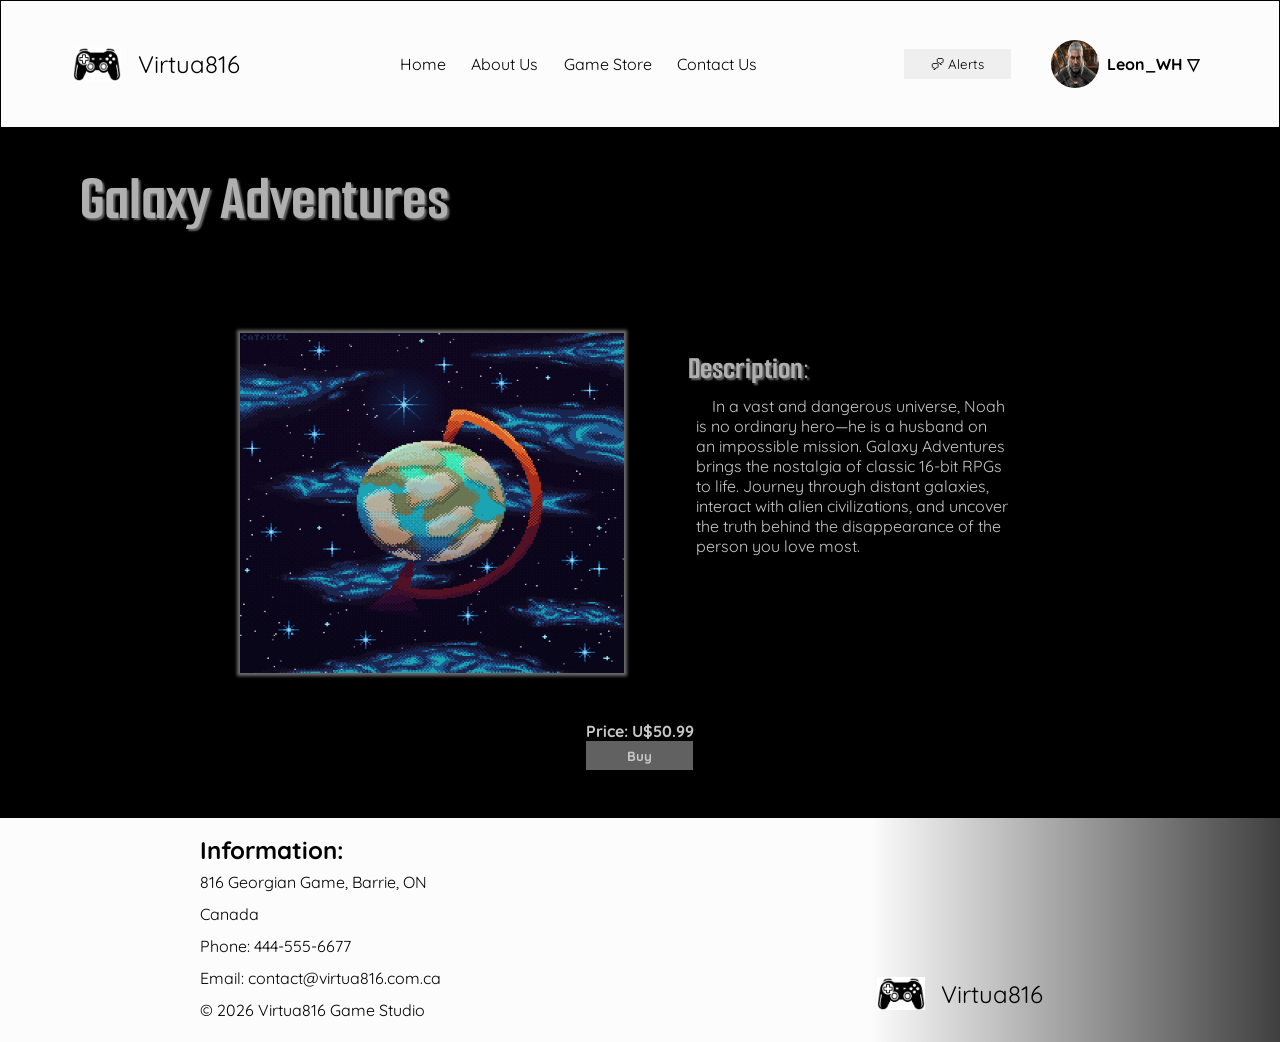
<file: Final Project - Phase One/productPage.html>
<!DOCTYPE html>
<html lang="en">
<head>
    <meta charset="UTF-8">
    <meta name="viewport" content="width=device-width, initial-scale=1.0">
    <meta name="description" content="Final Project Phase One - Home Page">
    <meta name="author" content="Leonardo Jose Ambrosio">
       <title>Final Project - Phase One</title>
       <link href="./css/style.css" rel="stylesheet">
       <link rel="icon" type="image/jpeg" href="./assets/joystickicon.jpg">
</head>
<body>
    <!-- Navigation Bar-->
    <nav class= "nav-game">
        <div class="nav-icon">
            <img class="nav-joystick-icon" alt="joystick icon" src="./assets/joystickicon.jpg"> 
            Virtua816
        </div>
        <div class="nav-menu">
        <a href="./index.html" title="Home">Home</a>
        <a href="./aboutUs.html" title="About Us">About Us</a>
        <a href="./shopPage.html" title="Game Store">Game Store</a>
        <a href="./contactUS.html" title="Contact Us">Contact Us</a>
        </div>
        <button class="nav-alerts">&#128490; Alerts</button>
        <div class="nav-profile"><img class="profileicon" alt="Profile Icon" src="./assets/geralt-profileicon.png">
        Leon_WH &#9661;
        </div>
    </nav>
        <!-- Product Page -->
       <!--Title-->
    <h1 class="title-general"> Galaxy Adventures</h1>
    <!--Products-->
    <main class="product-detail" id="product-detail">
        <article class="product-detail-card">
            <div class="product-detail-image">
                <img src="./assets/GalaxyAdventure.png" alt="Galaxy Adventures">
            </div>
            <div class="product-detail-description">
            <h2 class="subTitle">Description:</h2>
            <p class="product-detail-paragraph">
               In a vast and dangerous universe, Noah is no ordinary hero—he is a husband on an impossible mission. 
               Galaxy Adventures brings the nostalgia of classic 16-bit RPGs to life. Journey through distant galaxies, 
               interact with alien civilizations, and uncover the truth behind the disappearance of the person you love most.
            </p>
            </div>
        </article>
        <div class="product-detail-price">
            <p>Price: U$50.99<p>
            <button class="product-card-btn" type="button">Buy</button>   
        </div>
        
    </main>
        <footer class="contact-container">
        <!--Company informations-->
        <div class = "contact-info">
        <h2>Information: </h2>
        <p>816 Georgian Game, Barrie, ON</p>
        <p>Canada</p>
        <p>Phone: 444-555-6677</p>
        <p>Email: contact@virtua816.com.ca</p>
        <p>&copy; 2026 Virtua816 Game Studio</p>
        </div>
        <!--Company icon/logo-->
            <div class="nav-icon-footer">
                <img class="nav-joystick-icon" alt="Virtua816 icon" src="./assets/joystickicon.jpg"> 
                Virtua816
            </div>
    </footer>
        
   
    
</body>
</html>
</file>
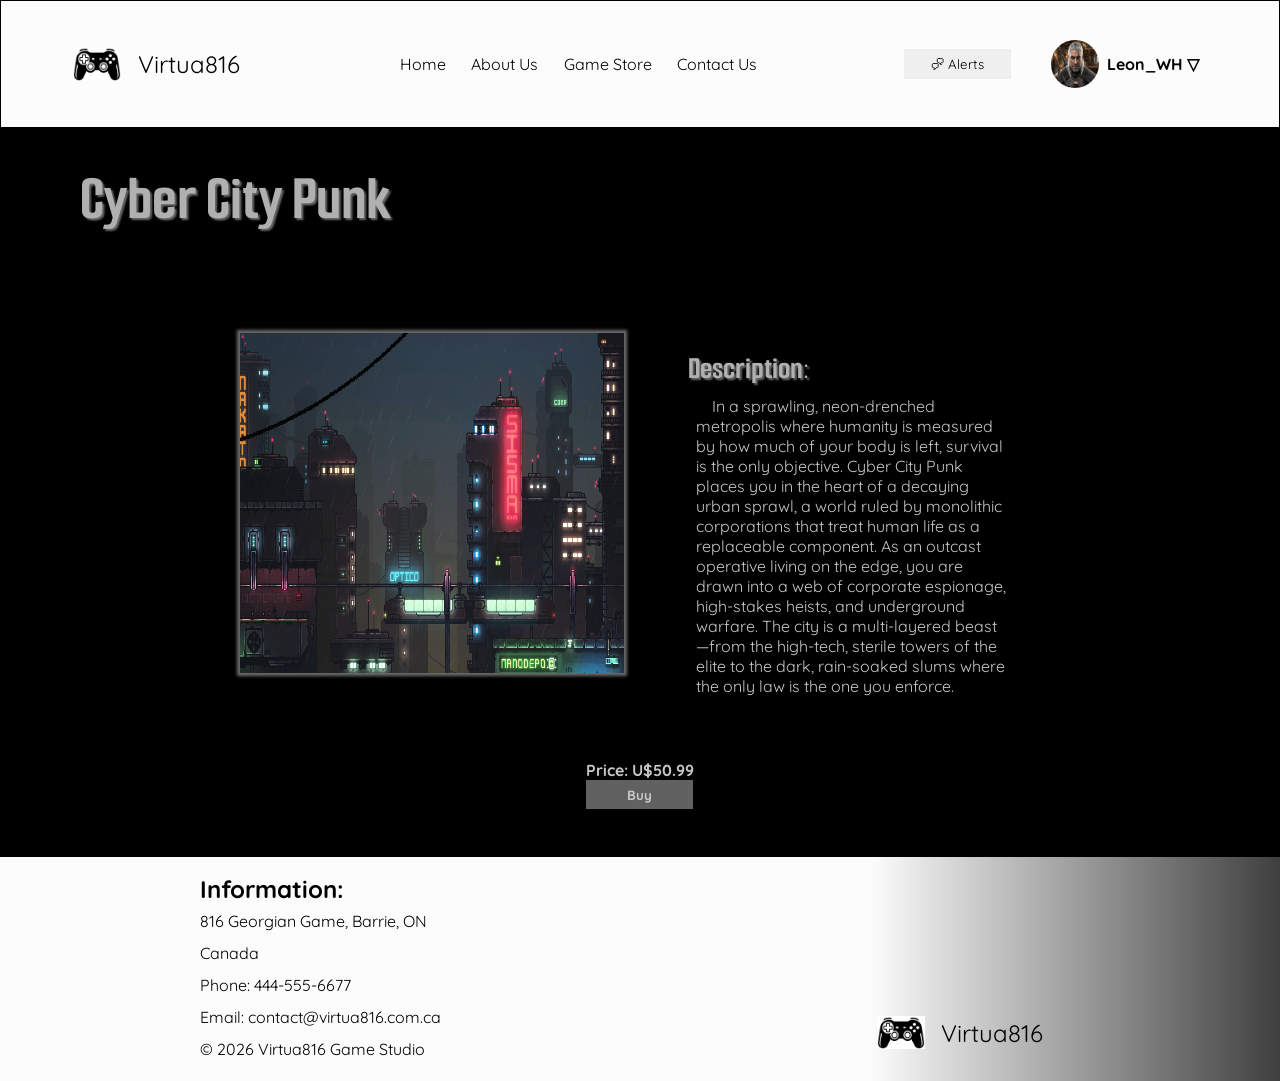
<file: Final Project - Phase One/productPage1.html>
<!DOCTYPE html>
<html lang="en">
<head>
    <meta charset="UTF-8">
    <meta name="viewport" content="width=device-width, initial-scale=1.0">
    <meta name="description" content="Final Project Phase One - Home Page">
    <meta name="author" content="Leonardo Jose Ambrosio">
       <title>Final Project - Phase One</title>
       <link href="./css/style.css" rel="stylesheet">
       <link rel="icon" type="image/jpeg" href="./assets/joystickicon.jpg">
</head>
<body>
    <!-- Navigation Bar-->
    <nav class= "nav-game">
        <div class="nav-icon">
            <img class="nav-joystick-icon" alt="joystick icon" src="./assets/joystickicon.jpg"> 
            Virtua816
        </div>
        <div class="nav-menu">
        <a href="./index.html" title="Home">Home</a>
        <a href="./aboutUs.html" title="About Us">About Us</a>
        <a href="./shopPage.html" title="Game Store">Game Store</a>
        <a href="./contactUS.html" title="Contact Us">Contact Us</a>
        </div>
        <button class="nav-alerts">&#128490; Alerts</button>
        <div class="nav-profile"><img class="profileicon" alt="Profile Icon" src="./assets/geralt-profileicon.png">
        Leon_WH &#9661;
        </div>
    </nav>
        <!-- Product Page -->
       <!--Title-->
    <h1 class="title-general">Cyber City Punk</h1>
    <!--Products-->
    <main class="product-detail" id="product-detail">
        <article class="product-detail-card">
            <div class="product-detail-image">
                <img src="./assets/CyberCityPunk.jpg" alt="Cyber City Punk">
            </div>
            <div class="product-detail-description">
            <h2 class="subTitle">Description:</h2>
            <p class="product-detail-paragraph">
                In a sprawling, neon-drenched metropolis where humanity is measured by how much of your body is left, survival is the only objective. 
                Cyber City Punk places you in the heart of a decaying urban sprawl, 
                a world ruled by monolithic corporations that treat human life as a replaceable component.
                As an outcast operative living on the edge, you are drawn into a web of corporate espionage, 
                high-stakes heists, and underground warfare. The city is a multi-layered beast—from the high-tech, 
                sterile towers of the elite to the dark, rain-soaked slums where the only law is the one you enforce.
            </p>
            </div>
        </article>
        <div class="product-detail-price">
            <p>Price: U$50.99<p>
            <button class="product-card-btn" type="button">Buy</button>   
        </div>
        
    </main>
        <footer class="contact-container">
        <!--Company informations-->
        <div class = "contact-info">
        <h2>Information: </h2>
        <p>816 Georgian Game, Barrie, ON</p>
        <p>Canada</p>
        <p>Phone: 444-555-6677</p>
        <p>Email: contact@virtua816.com.ca</p>
        <p>&copy; 2026 Virtua816 Game Studio</p>
        </div>
        <!--Company icon/logo-->
            <div class="nav-icon-footer">
                <img class="nav-joystick-icon" alt="Virtua816 icon" src="./assets/joystickicon.jpg"> 
                Virtua816
            </div>
    </footer>
        
   
    
</body>
</html>
</file>
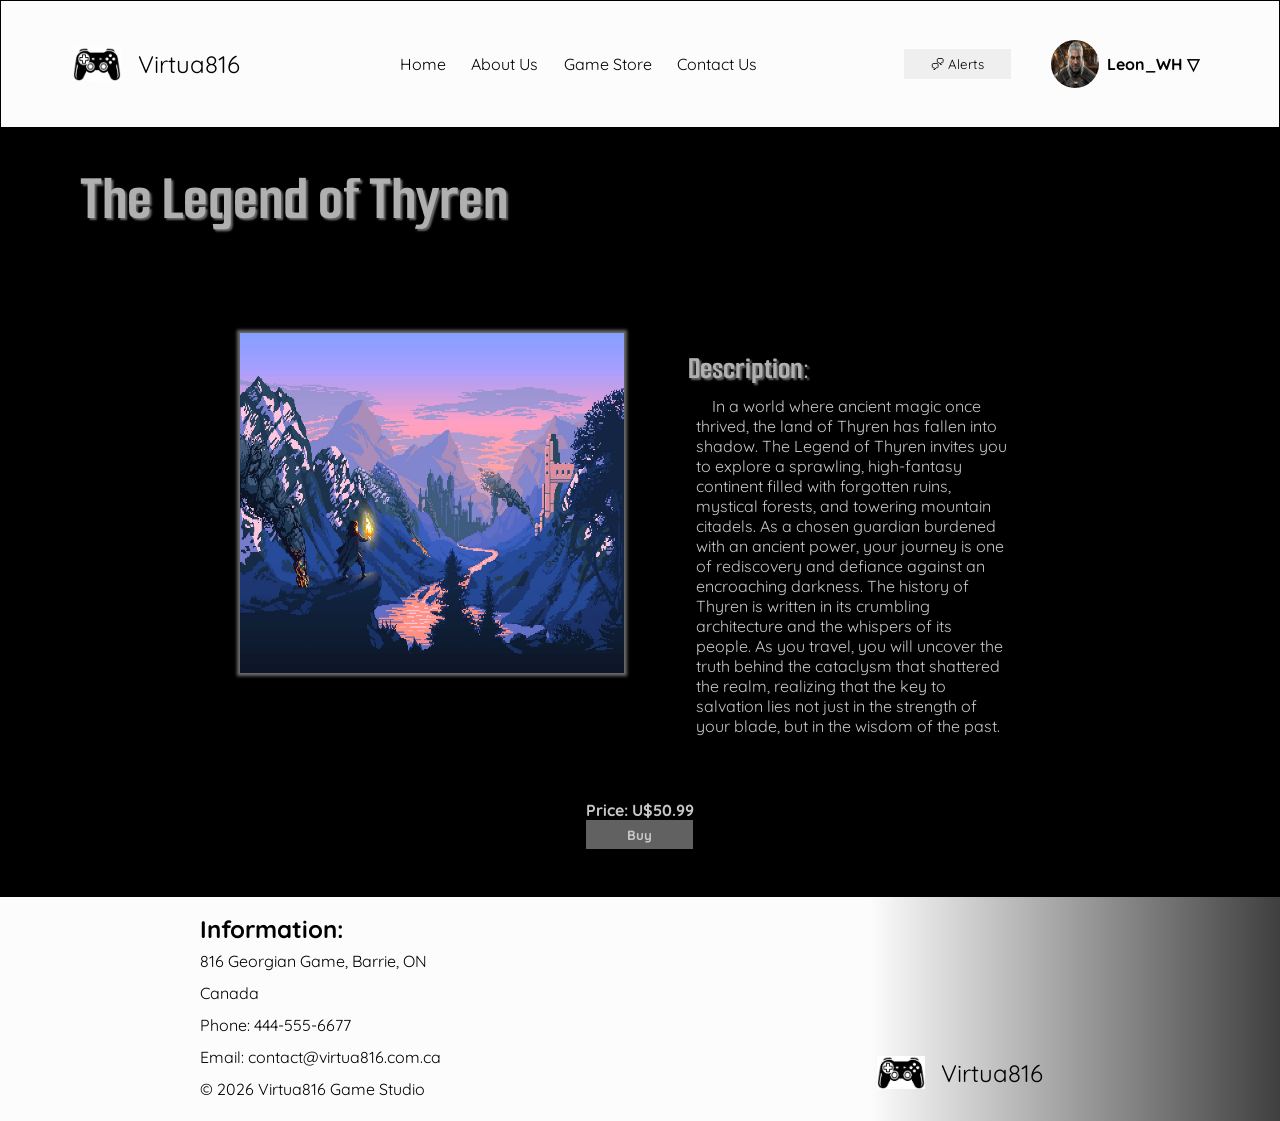
<file: Final Project - Phase One/productPage2.html>
<!DOCTYPE html>
<html lang="en">
<head>
    <meta charset="UTF-8">
    <meta name="viewport" content="width=device-width, initial-scale=1.0">
    <meta name="description" content="Final Project Phase One - Home Page">
    <meta name="author" content="Leonardo Jose Ambrosio">
       <title>Final Project - Phase One</title>
       <link href="./css/style.css" rel="stylesheet">
       <link rel="icon" type="image/jpeg" href="./assets/joystickicon.jpg">
</head>
<body>
    <!-- Navigation Bar-->
    <nav class= "nav-game">
        <div class="nav-icon">
            <img class="nav-joystick-icon" alt="joystick icon" src="./assets/joystickicon.jpg"> 
            Virtua816
        </div>
        <div class="nav-menu">
        <a href="./index.html" title="Home">Home</a>
        <a href="./aboutUs.html" title="About Us">About Us</a>
        <a href="./shopPage.html" title="Game Store">Game Store</a>
        <a href="./contactUS.html" title="Contact Us">Contact Us</a>
        </div>
        <button class="nav-alerts">&#128490; Alerts</button>
        <div class="nav-profile"><img class="profileicon" alt="Profile Icon" src="./assets/geralt-profileicon.png">
        Leon_WH &#9661;
        </div>
    </nav>
        <!-- Product Page -->
       <!--Title-->
    <h1 class="title-general">The Legend of Thyren</h1>
    <!--Products-->
    <main class="product-detail" id="product-detail">
        <article class="product-detail-card">
            <div class="product-detail-image">
                <img src="./assets/TheLegendofThyren.png" alt="The Legend of Thyren">
            </div>
            <div class="product-detail-description">
            <h2 class="subTitle">Description:</h2>
            <p class="product-detail-paragraph">
                In a world where ancient magic once thrived, the land of Thyren has fallen into shadow. 
                The Legend of Thyren invites you to explore a sprawling, high-fantasy continent filled with forgotten ruins, mystical forests, 
                and towering mountain citadels. As a chosen guardian burdened with an ancient power, your journey is one of rediscovery and 
                defiance against an encroaching darkness. The history of Thyren is written in its crumbling architecture and the whispers of its people. 
                As you travel, you will uncover the truth behind the cataclysm that shattered the realm, realizing that the key
                 to salvation lies not just in the strength of your blade, but in the wisdom of the past.
            </p>
            </div>
        </article>
        <div class="product-detail-price">
            <p>Price: U$50.99<p>
            <button class="product-card-btn" type="button">Buy</button>   
        </div>
        
    </main>
        <footer class="contact-container">
        <!--Company informations-->
        <div class = "contact-info">
        <h2>Information: </h2>
        <p>816 Georgian Game, Barrie, ON</p>
        <p>Canada</p>
        <p>Phone: 444-555-6677</p>
        <p>Email: contact@virtua816.com.ca</p>
        <p>&copy; 2026 Virtua816 Game Studio</p>
        </div>
        <!--Company icon/logo-->
            <div class="nav-icon-footer">
                <img class="nav-joystick-icon" alt="Virtua816 icon" src="./assets/joystickicon.jpg"> 
                Virtua816
            </div>
    </footer>
        
   
    
</body>
</html>
</file>
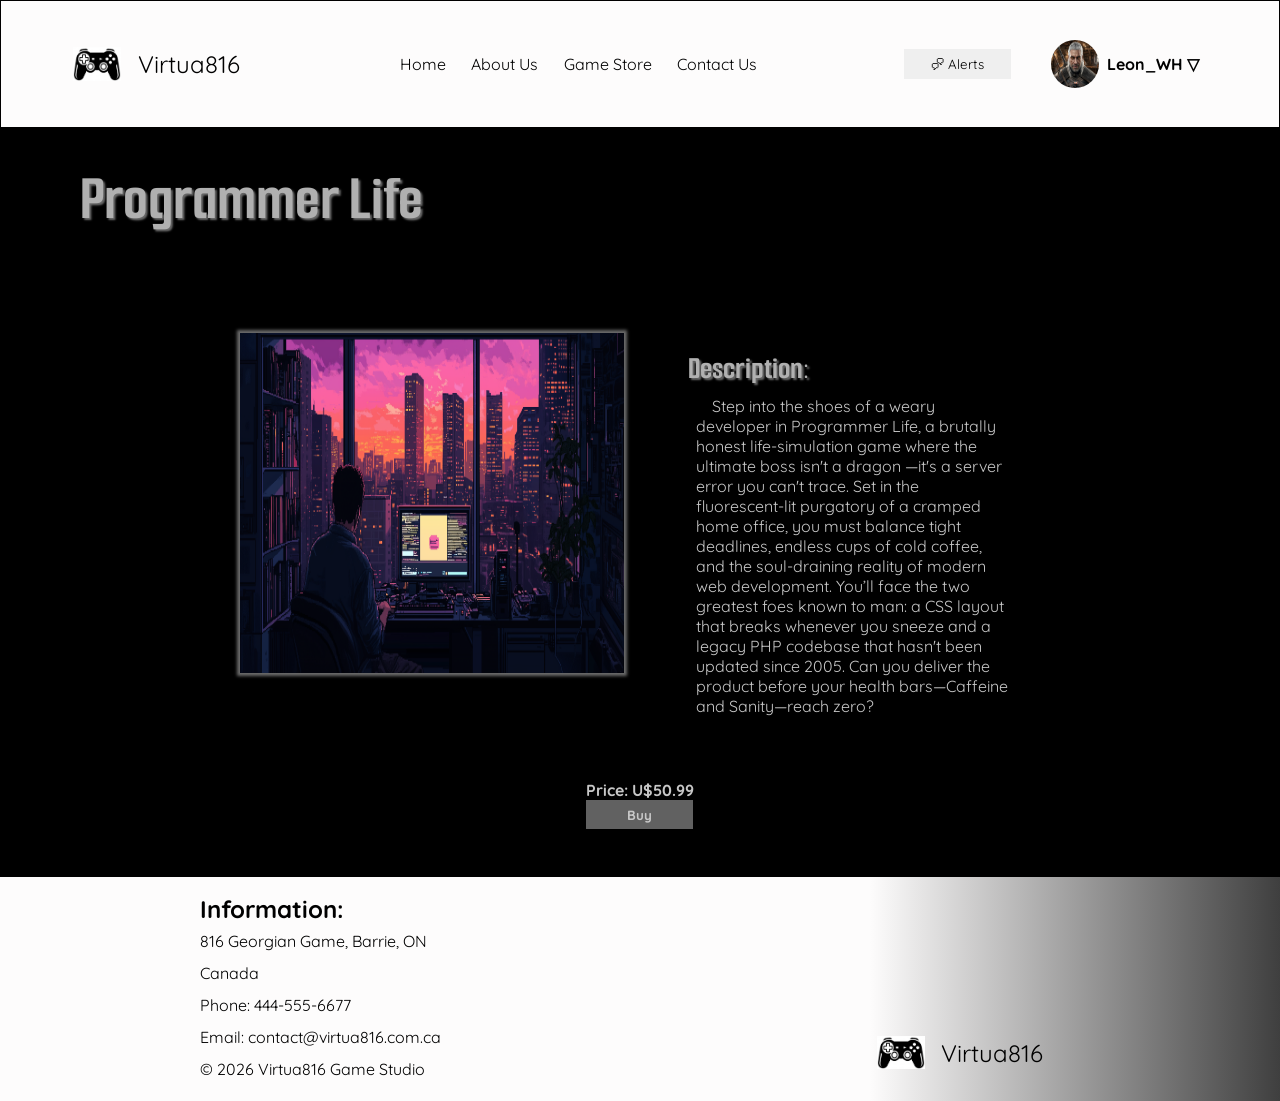
<file: Final Project - Phase One/productPage3.html>
<!DOCTYPE html>
<html lang="en">
<head>
    <meta charset="UTF-8">
    <meta name="viewport" content="width=device-width, initial-scale=1.0">
    <meta name="description" content="Final Project Phase One - Home Page">
    <meta name="author" content="Leonardo Jose Ambrosio">
       <title>Final Project - Phase One</title>
       <link href="./css/style.css" rel="stylesheet">
       <link rel="icon" type="image/jpeg" href="./assets/joystickicon.jpg">
</head>
<body>
    <!-- Navigation Bar-->
    <nav class= "nav-game">
        <div class="nav-icon">
            <img class="nav-joystick-icon" alt="joystick icon" src="./assets/joystickicon.jpg"> 
            Virtua816
        </div>
        <div class="nav-menu">
        <a href="./index.html" title="Home">Home</a>
        <a href="./aboutUs.html" title="About Us">About Us</a>
        <a href="./shopPage.html" title="Game Store">Game Store</a>
        <a href="./contactUS.html" title="Contact Us">Contact Us</a>
        </div>
        <button class="nav-alerts">&#128490; Alerts</button>
        <div class="nav-profile"><img class="profileicon" alt="Profile Icon" src="./assets/geralt-profileicon.png">
        Leon_WH &#9661;
        </div>
    </nav>
        <!-- Product Page -->
       <!--Title-->
    <h1 class="title-general">Programmer Life</h1>
    <!--Products-->
    <main class="product-detail" id="product-detail">
        <article class="product-detail-card">
            <div class="product-detail-image">
                <img src="./assets/ProgrammerLife.png" alt="Programmer Life">
            </div>
            <div class="product-detail-description">
            <h2 class="subTitle">Description:</h2>
            <p class="product-detail-paragraph">
                Step into the shoes of a weary developer in Programmer Life, a brutally honest life-simulation game where the ultimate boss isn't a dragon
                —it's a server error you can't trace. Set in the fluorescent-lit purgatory of a cramped home office, 
                you must balance tight deadlines, endless cups of cold coffee, and the soul-draining reality of modern web development. 
                You’ll face the two greatest foes known to man: a CSS layout that breaks whenever you sneeze and a legacy PHP codebase that hasn't been updated since 2005. 
                Can you deliver the product before your health bars—Caffeine and Sanity—reach zero?
            </p>
            </div>
        </article>
        <div class="product-detail-price">
            <p>Price: U$50.99<p>
            <button class="product-card-btn" type="button">Buy</button>   
        </div>
        
    </main>
        <footer class="contact-container">
        <!--Company informations-->
        <div class = "contact-info">
        <h2>Information: </h2>
        <p>816 Georgian Game, Barrie, ON</p>
        <p>Canada</p>
        <p>Phone: 444-555-6677</p>
        <p>Email: contact@virtua816.com.ca</p>
        <p>&copy; 2026 Virtua816 Game Studio</p>
        </div>
        <!--Company icon/logo-->
            <div class="nav-icon-footer">
                <img class="nav-joystick-icon" alt="Virtua816 icon" src="./assets/joystickicon.jpg"> 
                Virtua816
            </div>
    </footer>
        
   
    
</body>
</html>
</file>
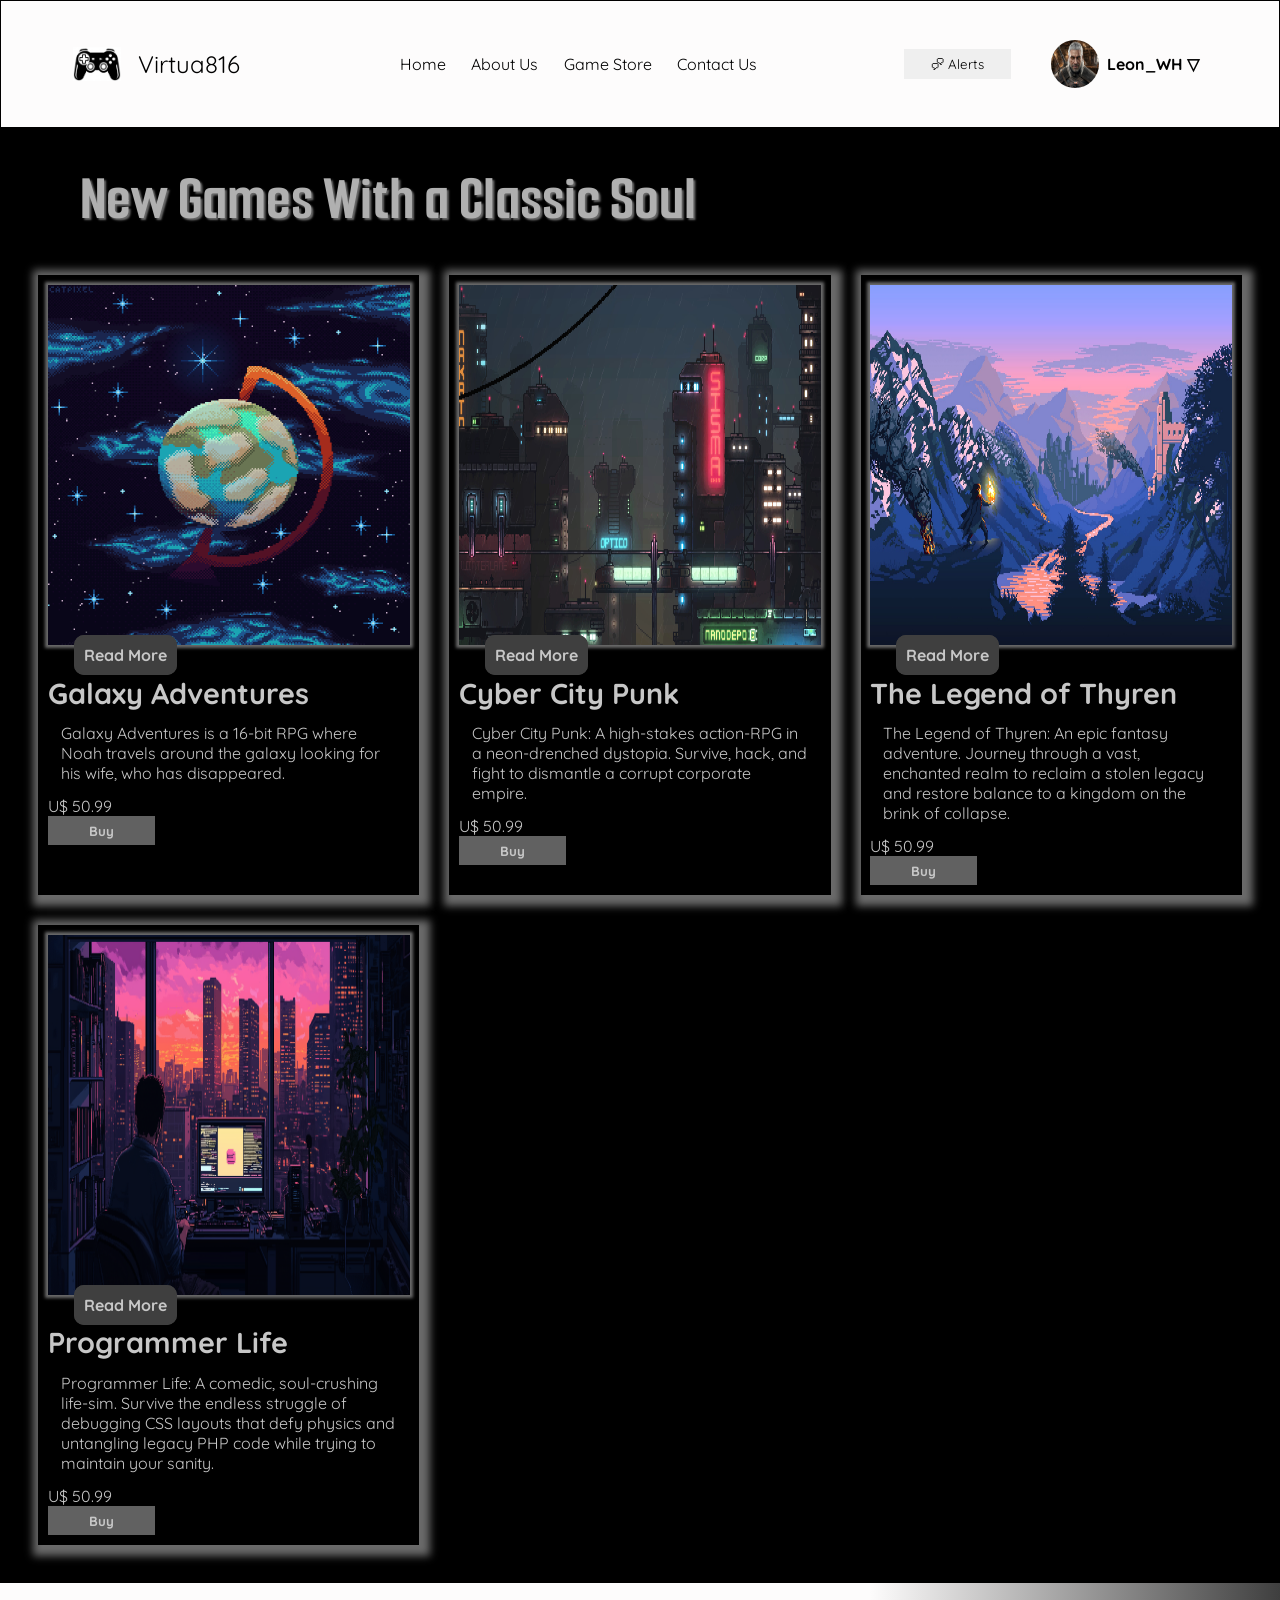
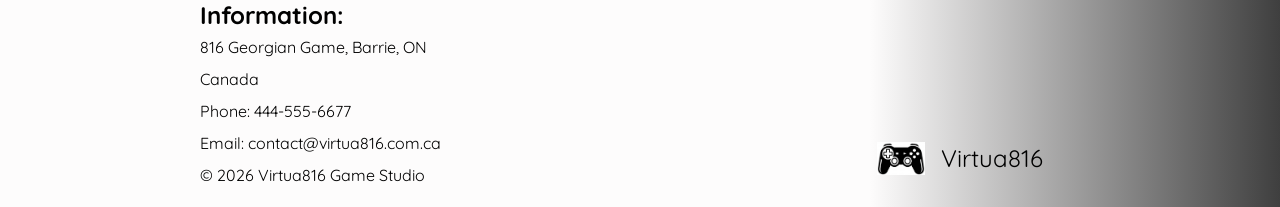
<file: Final Project - Phase One/shopPage.html>
<!DOCTYPE html>
<html lang="en">
<head>
    <meta charset="UTF-8">
    <meta name="viewport" content="width=device-width, initial-scale=1.0">
    <meta name="description" content="Final Project Phase One - Home Page">
    <meta name="author" content="Leonardo Jose Ambrosio">
       <title>Final Project - Phase One</title>
       <link href="./css/style.css" rel="stylesheet">
       <link rel="icon" type="image/jpeg" href="./assets/joystickicon.jpg">
</head>
<body>
    <!-- Navigation Bar-->
    <nav class= "nav-game">
        <div class="nav-icon">
            <img class="nav-joystick-icon" alt="joystick icon" src="./assets/joystickicon.jpg"> 
            Virtua816
        </div>
        <div class="nav-menu">
        <a href="./index.html" title="Home">Home</a>
        <a href="./aboutUs.html" title="About Us">About Us</a>
        <a href="./shopPage.html" title="Game Store">Game Store</a>
        <a href="./contactUS.html" title="Contact Us">Contact Us</a>
        </div>
        <button class="nav-alerts">&#128490; Alerts</button>
        <div class="nav-profile"><img class="profileicon" alt="Profile Icon" src="./assets/geralt-profileicon.png">
        Leon_WH &#9661;
        </div>
    </nav>
        <!-- Shop Page / Game Store-->
       <!--Title-->
    <h1 class="title-general">New Games With a Classic Soul</h1>
    <!--Products-->
    <main class="product-container" id="products">
        <article class="product-card">
            <div class="product-card-image">
                <img src="./assets/GalaxyAdventure.png" alt="Galaxy Adventures">
            </div>
            <span class="product-card-badge"><a href="productPage.html" title="Galaxy Adventure">Read More</a></span>
            <h2 class="product-card-title">Galaxy Adventures</h2>
            <p class="product-card-body">
                Galaxy Adventures is a 16-bit RPG where Noah travels around the galaxy looking for his wife, who has disappeared.
            </p>
             <p class="product-card-price">U$ 50.99</p>
            <button class="product-card-btn" type="button">Buy</button>
        </article>
      
        <article class="product-card">
            <div class="product-card-image">
                <img src="./assets/CyberCityPunk.jpg" alt="Cyber City Punk">
            </div>
            <span class="product-card-badge"><a href="productPage1.html" title="Cyber City Punk">Read More</a></span>
            <h2 class="product-card-title">Cyber City Punk</h2>
            <p class="product-card-body">Cyber City Punk: A high-stakes action-RPG in a neon-drenched dystopia. 
                Survive, hack, and fight to dismantle a corrupt corporate empire.
            </p>
             <p class="product-card-price">U$ 50.99</p>
            <button class="product-card-btn" type="button">Buy</button>
        </article>
        
        <article class="product-card">
            <div class="product-card-image">
                <img src="./assets/TheLegendofThyren.png" alt="Cyber City Punk">
            </div>
            <span class="product-card-badge"><a href="productPage2.html" title="The Legend of Thyren">Read More</a></span>
            <h2 class="product-card-title">The Legend of Thyren</h2>
            <p class="product-card-body">The Legend of Thyren: An epic fantasy adventure. Journey through a vast, 
                enchanted realm to reclaim a stolen legacy and restore balance to a kingdom on the brink of collapse.
            </p>
             <p class="product-card-price">U$ 50.99</p>
            <button class="product-card-btn" type="button">Buy</button>
        </article>

        <article class="product-card">
            <div class="product-card-image">
                <img src="./assets/ProgrammerLife.png" alt="Programmer Life">
            </div>
            <span class="product-card-badge"><a href="productPage3.html" title="Programmer Life">Read More</a></span>
            <h2 class="product-card-title">Programmer Life</h2>
            <p class="product-card-body">Programmer Life: A comedic, soul-crushing life-sim. Survive the endless struggle of debugging CSS layouts 
                that defy physics and untangling legacy PHP code while trying to maintain your sanity.
            </p>
             <p class="product-card-price">U$ 50.99</p>
            <button class="product-card-btn" type="button">Buy</button>
        </article>
    </main>
        <footer class="contact-container">
        <!--Company informations-->
        <div class = "contact-info">
        <h2>Information: </h2>
        <p>816 Georgian Game, Barrie, ON</p>
        <p>Canada</p>
        <p>Phone: 444-555-6677</p>
        <p>Email: contact@virtua816.com.ca</p>
        <p>&copy; 2026 Virtua816 Game Studio</p>
        </div>
        <!--Company icon/logo-->
            <div class="nav-icon-footer">
                <img class="nav-joystick-icon" alt="Virtua816 icon" src="./assets/joystickicon.jpg"> 
                Virtua816
            </div>
    </footer>
        
   
    
</body>
</html>
</file>
<file: Assignment1/style.css>
/*

Name: Leonardo Jose Ambrosio
Student Number: 200657215
Date: 5/21/2026
Time: 11:16PM

Description: The goal of this site is to create a reference for meditation. 
Yellow refers to gold and illumination. 
The background features a sakura motif, referencing Buddhism. 
The red color of the sidebar is a reference to traditional temple colors.
The sidebar effect is a reference to the temple scrolls.

*/
/* Import fonts from Google Fonts */
/* Arima Madurai */
@import url('https://fonts.googleapis.com/css2?family=Arima+Madurai:wght@400;700&display=swap');
/*Architects Daughter */
@import url('https://fonts.googleapis.com/css2?family=Architects+Daughter&display=swap');

/* Variables*/
:root{
	/* FONTS */
	--font-Arima-Madurai: 'Arima Madurai', serif;
	--font-Architects-Daughter: 'Architects Daughter', sans-serif;

	--font-size-base: clamp(0.8rem, 2vw, 1rem);
	
	/* COLORS */
	--h1-header-text-color: #4a0d0d;
	--h1-webkit-text-stoke: 0.15rem #ff800033; /* https://developer.mozilla.org/en-US/docs/Web/CSS/Reference/Properties/-webkit-text-stroke*/
	--header-bg-color: radial-gradient(circle at center top, #eeea84 0%, #fff894d4 100%);
	
	--article-bg-color: linear-gradient(to right, #fdf0d5eb, #dddad1dd);
	
	--sidebar-bg-color: radial-gradient(circle at center top, #DC1B27 0%, #602628 100%);
	--sidebar-second-bg-color: #c64246;
	--sidebar-h3-color: #FFFFFF;
	--sidebar-h3-hover-color: #f8f9e2;
	--sidebar-text-color: rgb(32, 32, 30);

	/* spacing */
	--article-padding: 1rem;
    --article-margin: 0.5rem;
    
    --p-padding: 0.3rem;

}

/* basic elements */
/* Clears browser defaults */
* {
    margin: 0;
    padding: 0;
    box-sizing: border-box; 
	font-family: var(--font-Arima-Madurai);
	font-size:var(--font-size-base) ;
}

body{
	background: linear-gradient(to right, #fbe195cb, #ffb8b895), url('./assets/sakura.jpg');
	background-repeat: no-repeat;
	background-size: cover;
	background-position: center;
}


/* LAYOUT */
.page-wrapper{
	/* display*/
	display: grid;
	grid-template-areas: "header header"
						"sidebar main";
}

/* HEADER */
/* Section header and and div class = "summary"  */
/* Manipulating .intro header until .intro .summary*/
.intro{
	grid-area: header;
}

.intro header, .summary{
	background: var(--header-bg-color);
	padding: 0.5rem;

}

.summary{
	padding-left: clamp(calc(200px + 1rem), 22vw, calc(260px + 2rem));
}

/* Manipulating h1, h2 and h3 */
.intro h1{
	font-size: clamp(2rem, 4vw, 3.5rem);
	font-family: var(--font-Arima-Madurai);
	margin-left: clamp(calc(200px + 1rem), 22vw, calc(260px + 2rem));
	color: var(--h1-header-text-color);
	-webkit-text-stroke: var(--h1-webkit-text-stoke); /* reference: https://developer.mozilla.org/en-US/docs/Web/CSS/Reference/Properties/-webkit-text-stroke */
}

.intro h2{
	font-size: clamp(1.3rem, 3vw, 2.2rem);
	font-family: var(--font-Architects-Daughter);
	margin-left: clamp(calc(200px + 1rem), 22vw, calc(260px + 2rem));
	margin-right: 0;
	color: var(--h1-header-text-color);
	-webkit-text-stroke: var(--h1-webkit-text-stoke);/* reference: https://developer.mozilla.org/en-US/docs/Web/CSS/Reference/Properties/-webkit-text-stroke */
}

h3{
font-family: var(--font-Architects-Daughter);
font-size: clamp(1rem, 3vw, 1.3rem)
}

header abbr[title="Cascading Style Sheets"]{
	font-size: clamp(1.5rem, 3vw, 2.4rem);
}

/* MAIN */
/* .preamble and .main background */
.preamble, .main{
background: var(--article-bg-color);
margin-right: 1.5rem;
border-left: solid clamp(0.3em,2vw,1em);
border-right: solid 0.5em ;
border-color: #602628
}

.preamble {
	text-align: center;
	padding: var(--article-padding);
	border-top: solid 0.5em ;
	border-color: #602628
}

.explanation, .participation, .benefits, .requirements{
	padding: var(--article-padding);
	margin-left: var(--article-margin);
	margin-right: var(--article-margin);
}

p{
	padding: var(--p-padding);
}

/* SIDEBAR */
.sidebar {
	grid-area: sidebar;
	background: var(--sidebar-bg-color);
	max-height: 550px;
	max-width: 320px;
	}


.design-selection, .design-archives, .zen-resources{
background: var(--sidebar-second-bg-color);
margin: 1rem;
padding: 0.5rem;
}

.sidebar h3{
	text-align: center;
	color: var(--sidebar-h3-color);
}

.sidebar h3:hover{
	text-align: center;
	color: var(--sidebar-h3-hover-color);
}


ul li a{
	list-style-type: none;
	text-decoration: none;
	font-family: var(--font-Architects-Daughter);
	font-weight: bold;
	color: var(--sidebar-text-color);
	padding: var(--p-padding);	
 }

 ul li a:hover{
	color: var(--h1-header-text-color);
	text-decoration: underline;
	text-decoration-thickness: 2px;
 }



:is(.design-selection, .design-archives, .zen-resources) :is(nav,ul){
	background: linear-gradient(to bottom, rgba(241, 241, 177, 0.918), rgba(247, 233, 148, 0.738));
	max-height: 0;
	overflow: hidden;
	padding: 0.3rem;
	transition: max-height 0.8s cubic-bezier(0.25, 1, 0.5, 1) /* cubic-bezier calculated by AI*/;
	
}

  :is(.design-selection, .design-archives, .zen-resources):hover :is(nav,ul),
  :is(.design-selection, .design-archives, .zen-resources):focus-within :is(nav,ul){
	max-height: 500px;
 }



/* FOOTER */
footer{
	display: grid;
	grid-template-columns: repeat(3, clamp(150px, 3vw, 300px));
	justify-content: center;
	position: absolute;
	left: 0;
	right: 0;
	background:var(--header-bg-color);
	text-align: center;
	padding: 1rem;
}

footer a{
	font-family: var(--font-Arima-Madurai);
	text-decoration: none;
	font-size: 1rem;
	font-weight: bold;
	color: #000000;
	text-shadow: 1px 1px 3px rgb(147, 147, 147);
}

footer a:hover{
	color: var(--h1-header-text-color);
	text-decoration: underline;
}

/* DIV EXTRA */
/* Meditating Frog */
.extra1 {
	position: absolute;
	margin-right: 10px;
	background-image: url('./assets/frog-meditation.png')/* Image generated by AI*/; 
	background-repeat: no-repeat;
	background-size: 400% 220%;
	background-position: 0%;
	top: 10px;
	left: 10px; 
	width: clamp(200px, 20vw, 260px);
	height: clamp(160px, 22vw, 220px);
	border-radius: 50%; /* Makes the container a circle */
	animation: 
				frogMeditationChangeImagePosition 16s steps(4) infinite,
				frogMeditationSoftTransition 4s ease-in-out infinite;
	}

	
	/* Frog animation - the evolution during his meditation */

/* control opacity during image transition*/
@keyframes frogMeditationSoftTransition{
		0%,2%{opacity: 0.09;}
		3%,8%{opacity: 0.18;}
		9%,12%{opacity: 0.3;}
		13%, 88%{opacity: 1;}
		89%,90%{opacity: 0.3;}
		91%,97%{opacity: 0.18;}
		98%,100%{opacity: 0.09;}
}

/* manipulating image transition */
@keyframes frogMeditationChangeImagePosition{
	from{background-position: 0%;}
	to{background-position: 133%;}
}
	

/* RESPONSIVE MEDIA*/
@media (max-width: 800px){
	/* Resposive Layout - .page-wrapper */
	.page-wrapper{
	/* display*/
	display: grid;
	grid-template-areas: "header"
						"sidebar"
						"main";
}

	/* Responsive MAIN */
.preamble, .main{
	margin-right: 0;
}

	/* Resposive sidebar*/

	.sidebar{
		max-width: 100%;
		padding: 0;
		margin: 0;
	}

	.design-selection, .design-archives, .zen-resources{
	background: var(--sidebar-second-bg-color);
	margin: 0.2rem;
	padding: 0.5rem;
}

/* Responsive Main */
.preamble, .main{
	margin-right: 0;
}

}
</file>
<file: Assignment2/css/style.css>
/* FONTS */
/* Playfair Display */
@import url('https://fonts.googleapis.com/css2?family=Playfair+Display:wght@700&display=swap');
/* Montserrat*/
@import url('https://fonts.googleapis.com/css2?family=Montserrat:wght@400;600&display=swap');
/* Pinyon Script */
@import url('https://fonts.googleapis.com/css2?family=Pinyon+Script&display=swap');

:root{
    /* colors*/
    --primary-color: #702963;
    --primary-color-variation: #92287f;
    --secondary-color: #FDEE00;
    --secondary-color-variation: #fdec0038;
    
    --input-textarea-color: #f4ee9ff0;
    
    --btn-color: #0BDA51;
    
    --primary-font-color: #e1dddd;
    --secondary-font-color: #0b3608;

    --mainBackground: #d2abc3d7;

    /* fonts */
    --playFairDisplay: 'Playfair Display', serif;
    --montserrat: 'Montserrat', sans-serif;
    --pinyonScript:'Pinyon Script', cursive;
}

/* default parametters */
*{
    margin: 0;
    font-family: var(--montserrat);
}

/* body proprieties*/
body{
    background: var(--mainBackground);
}

/* HEADER */
.nav-container{
background: linear-gradient(to right, var(--primary-color),var(--primary-color-variation));
display: flex;
box-sizing: border-box;
justify-content: space-between;
align-items: center;
flex-wrap: wrap;
width: 100%;
height: 120px;
position: sticky;
z-index: 100;
top: 0;
left: 0;
right: 0;
border: solid black 1px;  
}

/* Menu navigation*/
.top-navigation{
    display: inline-flex;
    margin-right: auto;
    gap: 3em;
    font-size: 1.2rem;
}

.top-navigation a{
    text-decoration: none;
    color: var(--primary-font-color);
}
/* hover effect*/
.top-navigation a:hover{
    color: var(--secondary-color);
}
/* active effect*/
.top-navigation a:active{
    box-shadow: 0px 0px 3px 3px var(--secondary-color-variation);
}

/* logo */
.nav-icon{
    display: flex;
    align-items: center;
    margin-right: auto;
    margin-left: 3em;
    gap: 0.7em;
    font-size: 1.5em;
    color: var(--primary-font-color);
}

.nav-sweetToothIcon{
    width: 3em;
}


/* profile icon */
.profileicon{
    width: 4em;
    height: 4em;
    border-radius: 50%;
}

/* control profile name proprieties and position*/
.nav-profile{
    display: flex;
    align-items: center;
    margin-right: 5em;
    gap: 0.5em;
    font-weight: bolder;
    color: var(--primary-font-color);
}

/* alert button*/
.nav-alerts{
    margin-right: 3em;
    padding: 0.5em;
    width: 8em;
    border: none;
    background-color: var(--btn-color);
    color: var(--secondary-font-color);
    font-weight: bold;
    transition: all 0.2s ease;
}
/* active effect */

.nav-alerts:active {
    transform: translateY(2px);
}
/* hover effect */
.nav-alerts:hover {
    background-color: var(--secondary-color);
    box-shadow: 0px 0px 3px 3px var(--secondary-color-variation);
}

/*Title*/
.title{
    font-family: var(--pinyonScript);
    color: #6F4E37;
    text-shadow: 2px 2px 2px var(--secondary-color-variation);
    margin: 2rem 2rem 2rem 5rem;
    font-size: clamp(3rem, 5vw, 6rem);
    font-weight: bold;
}

/* MAIN */
.product-container{
    display: grid;
    grid-template-columns: repeat(3, 1fr);
    justify-items: center;
    margin: clamp(30px, 3vw, 50px);
    gap: 30px;
}

.product-card{
    justify-items: center;
    padding: 0.6rem;
    background: linear-gradient(to bottom, var(--primary-color), var(--primary-color-variation));
    color: var(--primary-font-color);
    box-shadow: 3px 3px 8px 8px var(--secondary-color-variation);
}

.product-card-image{
    width: clamp(120px, 70vw, 360px);
    height: clamp(120px, 70vw, 360px);
    overflow: hidden;
    box-shadow: 0px 0px 3px 3px var(--secondary-color-variation);
}

.product-card-image img{
    width: 100%;
    height: 100%;
    justify-self: center;
}

.product-card-badge{
    margin-left: 1.6rem;
    border-radius: 10px;
    padding: 0.5em;
    border: 2px solid #008000;
    background: var(--btn-color);
    color: var(--secondary-font-color);
    font-weight: bold;
}
.product-card-title{
    margin-top: 0.6rem;
    font-family: var(--playFairDisplay);
    font-size: 1.8rem;
}

.product-card-body{
    margin: 0.8rem;
}

.product-card-btn{
    display: flex;
    justify-self: center;
    justify-content: center;
    padding: 0.5em;
    width: 8em;
    border: none;
    transition: all 0.2s ease;
    background: var(--btn-color);
    color: var(--secondary-font-color);
    font-weight: bold;
}

.product-card-btn:active {
    transform: translateY(2px);
}
/* hover effect */
.product-card-btn:hover {
    background-color: var(--secondary-color);
    box-shadow: 0px 0px 3px 3px var(--secondary-color-variation);
}

/* FOOTER */
.contact-container{
    display: grid;
    grid-template-columns:repeat(3, 1fr);
    justify-items: center;
    background: linear-gradient(to right, var(--secondary-color),var(--secondary-color-variation));
}

.contact-fieldset{
    display: flex;
    flex-direction: column;
    justify-content: center;
    width: 600px;
    margin: 1rem;
    padding: 1rem;
    background: linear-gradient(to right, var(--primary-color),var(--primary-color-variation));
    color: var(--primary-font-color);
}

.contact-fieldset input, .contact-fieldset textarea{
    background: var(--input-textarea-color);
}

.fieldset-btn{
    display: flex;
    justify-content: center;
    padding: 0.5em;
    width: 8em;
    border: none;
    transition: all 0.2s ease;
    background: var(--btn-color);
    color: var(--secondary-font-color);
    font-weight: bold;
    margin: 1rem;
}

.fieldset-btn:active {
    transform: translateY(2px);
}
/* hover effect */
.fieldset-btn:hover {
    background-color: var(--secondary-color);
    box-shadow: 0px 0px 3px 3px var(--secondary-color-variation);
}

.contact-info{
    margin: 10px;
    line-height: 2rem;
    margin: 1rem;
}


.nav-icon-footer{
    display: flex;
    align-self: end;
    align-items: center;
    margin-bottom: 1rem;
    gap: 0.7em;
    font-size: 1.5em;
    color: var(--secondary-font-color);
}

/* Media Queries*/
/* Tablets*/
@media (max-width: 1080px) {

       .nav-container{
        min-height: fit-content;
    }

    .nav-icon{
    margin-right: 1rem;
    margin-left: 1em;
    gap: 0.7em;
    font-size: 1em;
}

    .top-navigation{
    margin-right: 1rem;
    gap: 1rem;
    font-size: 1rem;
}

.nav-alerts{
    margin-right: 2rem;
    padding: 0.3em;
    width: 8em;
}

.nav-profile{
    margin-right: 0.5rem;
    gap: 0.5em;
}

.profileicon{
    width: 2em;
    height: 2em;
    border-radius: 50%;
}

    .product-container {
        grid-template-columns: repeat(2, 1fr);
    }

    .contact-container {
        grid-template-columns: repeat(2, 1fr);
        gap: 20px;
    }

    .contact-fieldset {
        width: 300px;
    }


}

/* Smartphones */
@media (max-width: 600px) {
    
    .product-container {
        grid-template-columns: 1fr;
    }

    .contact-container {
        grid-template-columns: 1fr;
        text-align: center;
    }
}
</file>
<file: Final Project - Phase One/css/style.css>
/*

Name: Leonardo Jose Ambrosio
Student Number: 200657215
Data: 27/May/2026
Description: Lab 3 - CSS Design

Build a Modern Hero Section 

A startup is preparing to launch a brand-new website, but their homepage 
hero section hasn’t been designed yet. Your task is to create a modern, visually 
organized hero section using a mid-fidelity wireframe generated with UX Pilot. 

Create a simple mid-fidelity wireframe for a modern gaming website hero 
section. Include a navigation bar, headline, featured game image placeholder, 
call-to-action button, and simple modern UI styling suitable for beginner 
HTML/CSS students.

*/

/* IMPORT - Google Font */
@import url('https://fonts.googleapis.com/css2?family=Quicksand:wght@300..700&display=swap');
@import url('https://fonts.googleapis.com/css2?family=Smooch+Sans:wght@100..900&display=swap');

:root{
    /* Fonts */
    --font-Quicksand:"Quicksand", sans-serif;
    --font-SmoochSans: "Smooch Sans", sans-serif;
    /* colors */
    --primary-background-color: #000000;
    --primary-color: #fdfcfc;
    --secondary-color: #3f3f3f;
    --secondary-color-variation: #6a6a6a;

    --primary-font-color: #c7c7c7;
    --title-font-color: #b0b0b0;
    --secondary-font-color: #000000;

    --hover-effetct-color: #9b9b9b;
    --active-effect-color: #c4c4c4;

    --anchor-font-color: #8c9dff;

    --btn-color: #616161;


}

* {
  margin: 0;
  padding: 0;
  box-sizing: border-box;
  font-family:var(--font-Quicksand);
}

body{
    background: var(--primary-background-color);
}

a{
    color:var(--anchor-font-color);
    text-decoration: none;
}

a:hover{
    text-decoration: underline;
}

/* NAV (All pages)*/
.nav-game{
background: var(--primary-color);
display: flex;
justify-content: center;
align-items: center;
flex-wrap: wrap;
width: 100%;
height: 128px;
position: sticky;
z-index: 100;
top: 0;
left: 0;
right: 0;
border: solid var(--primary-background-color) 1px;
}

.nav-joystick-icon{
width: 2em;
}

.nav-icon{
    display: flex;
    align-items: center;
    margin-right: auto;
    margin-left: 3em;
    gap: 0.7em;
    font-size: 1.5em;
}

.nav-menu{
    display: inline-flex;
    margin-right: auto;
    margin-left: 0.8rem;
    gap: clamp(1em, 2vw, 3em);
}

.nav-menu a{
    text-decoration: none;
    color: var(--secondary-font-color);
}

/* hover effect*/
.nav-menu a:hover{
    color: var(--hover-effetct-color);
    text-decoration: underline;
}

/* active effect*/
.nav-menu a:active{
    text-shadow: 1px 1px 3px var(--active-effect-color);
}

.nav-alerts{
    margin-right: 3em;
    padding: 0.5em;
    width: clamp(4em, 20vw, 8em);
    border: none;
    transition: all 0.2s ease;
}

/* active effect and hover effect */
.nav-alerts:hover{
    background-color: var(--hover-effetct-color);
    color: white;
}
.nav-alerts:active {
    
    transform: translateY(2px);
}

.profileicon{
    width: clamp(1em, 30vw, 3em);
    height: clamp(1em, 30vw, 3em);
    border-radius: 50%;
}
.nav-profile{
    display: flex;
    align-items: center;
    margin-right: 5em;
    gap: 0.5em;
    font-weight: bolder;
}


/*** FOOTER (All pages)***/
.contact-container{
    display: grid;
    grid-template-columns:repeat(2, 1fr);
    justify-items: center;
    background: linear-gradient(to right, var(--primary-color) 68%,var(--secondary-color) 100%);
}

/* HOME */
main{
    display: flex;
    flex-direction: row;
    justify-content:space-around;
    background: var(--primary-background-color);
    color: var(--primary-font-color);
}



/* Page Info */
.wrapper-pageinfo{
    margin-top: 3rem;
    margin-left: 3rem;
    margin-right: auto;
    margin-bottom: 3rem;
    width: clamp(28vh, 40vw, 70vh);
    height: 75vh;
}

.live-session{
    display: inline-flex;
    padding: 0.6em;
    padding-left: 2em;
    padding-right: 2em;
    margin-bottom: 1rem;
    background-color: var(--secondary-color);
    color: var(--primary-font-color);
    font-weight: bolder;
    word-spacing: 0.4em;
    border-radius: 20px;
    border: none;
    transition: all 0.2s ease;
}

/* hover effect*/
.live-session:hover{
    background-color: var(--hover-effetct-color);
    transform: translateY(-2px);
}

/* active effect */
.live-session:active {
    transform: translateY(0);
}


.wrapper-pageinfo h1{
    font-family: var(--font-SmoochSans);
    font-size: clamp(3.8rem, 2vw, 6rem);
    width: clamp(10ch, 30vw, 20ch);
    line-height: 0.8em;
    color: var(--title-font-color);
}

.main-text{
    margin-top: 2em;
    margin-bottom: 2em;
    line-height: 1.5em;
    font-size: 1.2rem;
    width: clamp(28ch, 30vw, 48ch);
}

.game-buttons{
    display: flex;
   border-radius: 20px;
   gap: 1em;
   font-size: 4rem;
}

.playnow, .watchtrailer{
    padding: 1em;
    padding-left: 1em;
    padding-right: 1em;
    transition: all 0.2s ease;
}

/* hover effect*/
.playnow:hover, .watchtrailer:hover{
    background-color: var(--hover-effetct-color);
    transform: translateY(-2px);
}

/* active effect */
.playnow:active, .watchtrailer:active {
    transform: translateY(0);
}

.moreinfo{
    display:flex;
    text-align: left;
    line-height: 1.2rem;
    margin-top: 1rem;
    
}

.game-numbers{
    color: var(--primary-font-color);
    font-weight:bolder;
    font-size: 2rem;
    padding-right:1rem;
    border-right: var(--primary-color) solid 2px;
    

}

.game-numbers:last-child{
    border-right: none;
    padding-left:1rem;
}

.game-generalinfo{
    color: var(--primary-font-color);
    font-size: 1rem;
}


/* Game Screenshot */
.gameScreenshot-wrapper{
    display: flex;
    flex-direction: column;
    justify-content: flex-end;
    margin-top: 8rem;
    margin-left: 3rem;
    margin-right: auto;
    margin-bottom: 3rem;
    height: clamp(42vh, 30vw, 65vh);
    width: clamp(38vh, 30vw, 60vh);
    padding: 0.3rem;
    background: url("../assets/GalaxyAdventure.png");
    background-repeat: no-repeat;
    background-position: center;
    background-size: cover;
 }

 
.gameScreenshot-info{
    position: relative;
    display: flex;
    flex-direction: column;
    padding: 0.5rem;
    background: linear-gradient(to right,#3f3f3f, #929292e3);
    color: var(--primary-font-color);
}

.game-title{
font-weight: bolder;
font-size: 1.2rem;
}

.game-score{
    position: absolute;
    right: 6px;
    font-size: clamp(1rem, 0.8rem + 1vw, 1.5rem);
    font-weight: bold;

}

.contact-info{
    margin: 10px;
    line-height: 2rem;
    margin: 1rem;
}


.nav-icon-footer{
    display: flex;
    align-self: end;
    align-items: center;
    margin-bottom: 1rem;
    padding: 1rem;
    gap: 0.7em;
    font-size: 1.5em;
    color: var(--secondary-font-color);
}

/*Title About Us/ Shop Store(Game Store)/ Contact Us*/
.title-general{
    display: block;
    font-family: var(--font-SmoochSans);
    color: var(--title-font-color);
    text-shadow: 2px 2px 2px var(--secondary-color-variation);
    margin: 2rem 2rem 2rem 5rem;
    font-size: clamp(4rem, 5vw, 6rem);
    font-weight: bold;
}

/*** ABOUT US ***/
.container-wrap{
    padding: 1rem;
}

.subTitle{
    font-family: var(--font-SmoochSans);
    color: var(--title-font-color);
    text-shadow: 2px 2px 2px var(--secondary-color-variation);
    margin: 1rem 1rem 0.5rem 1rem;
    font-size: clamp(1.2rem, 5vw, 2rem);
    font-weight: bold;
}

.article-paragraph{
    text-indent: 1rem;
    padding: 0rem 1rem 1rem 1rem;
    max-width: 120cqh;
}

.article-list{
    list-style:square;
    padding-left: 5rem;
    max-width: 100cqh;
}

.boldLetters{
    font-weight: bolder;
}

/*** SHOP PAGE / GAME STORE ***/

.product-container{
    display: grid;
    grid-template-columns: repeat(3, 1fr);
    justify-items: center;
    margin: clamp(30px, 3vw, 50px);
    gap: 30px;
}

.product-card{
    justify-items: center;
    padding: 0.6rem;
    background: linear-gradient(to bottom, var(--primary-color), var(--primary-color-variation));
    color: var(--primary-font-color);
    box-shadow: 3px 3px 8px 8px var(--secondary-color-variation);
}

.product-card-image{
    height: 360px;
    width: auto;
    overflow: hidden;
    box-shadow: 0px 0px 3px 3px var(--secondary-color-variation);
}

.product-card-image img{
    width: 100%;
    height: 100%;
    justify-self: center;
}

.product-card-badge{
    margin-left: 1.6rem;
    border-radius: 10px;
    padding: 0.5em;
    border: 2px solid var(--secondary-color);
    background: var(--secondary-color);
    font-weight: bold;
}
.product-card-badge a{
    color: var(--primary-font-color)
}


/* hover effect */
.product-card-badge:hover {
    background-color: var(--active-effect-color);
    box-shadow: 0px 0px 3px 3px var(--secondary-color-variation);
}
.product-card-badge a:hover{
    color: var(--secondary-font-color)
}


.product-card-title{
    margin-top: 0.6rem;
    font-family: var(--font-Quicksand);
    font-size: 1.8rem;
}

.product-card-body{
    margin: 0.8rem;
}

.product-card-btn{
    display: flex;
    justify-self: center;
    justify-content: center;
    padding: 0.5em;
    width: 8em;
    border: none;
    transition: all 0.2s ease;
    background: var(--btn-color);
    color: var(--primary-font-color);
    font-weight: bold;
}

/* active effect */
.product-card-btn:active {
    transform: translateY(2px);
}
/* hover effect */
.product-card-btn:hover {
    background-color: var(--active-effect-color);
    color: var(--secondary-font-color);
    box-shadow: 0px 0px 3px 3px var(--secondary-color-variation);
}

/*** CONTACT US ***/

.contactUs-wrap{
    display: grid;
    grid-template-columns: 1fr;
    align-items: center;
    justify-items: center;
    padding: 1.6rem;
}

.contactUs-text{
    max-width: 60ch;
}

.contact-fieldset{
    display: flex;
    flex-direction: column;
    justify-content: center;
    width: clamp(280px, 30vw, 600px);
    margin: 1rem;
    padding: 1rem;
    background: linear-gradient(to right, var(--primary-background-color), var(--secondary-color));
    color: var(--primary-font-color);
}

.contact-fieldset input, .contact-fieldset textarea{
    background: var(--secondary-color);
    color: var(--primary-color);
}

.fieldset-btn{
    display: flex;
    justify-content: center;
    padding: 0.5em;
    width: 8em;
    border: none;
    transition: all 0.2s ease;
    background: var(--btn-color);
    color: var(--primary-font-color);
    font-weight: bold;
    margin: 1rem;
}

.fieldset-btn:active {
    transform: translateY(2px);
}
/* hover effect */
.fieldset-btn:hover {
    background-color: var(--active-effect-color);
    color: var(--secondary-font-color);
    box-shadow: 0px 0px 3px 3px var(--secondary-color-variation);
}

/* PRODUCT PAGE */
.product-detail{
    display: grid;
    grid-template-columns: 1fr;
    align-items: center;
    justify-items: center;
    padding: 2rem;
}

.product-detail-card{
    display: grid;
    grid-template-columns: repeat(2, 1fr);
    justify-content: center;
    padding: 2rem;
}

.product-detail-image{

    width: clamp(260px, 30vw, 520px);
    height: clamp(160px, 30vw, 340px);
    overflow: hidden;
    box-shadow: 0px 0px 3px 3px var(--secondary-color-variation);
    margin-right: 1rem;
}


.product-detail-image img{
    width: 100%;
    height: 100%;
    justify-self: center;
}


.product-detail-description{
    text-indent: 1rem;
    padding: 0rem 1rem 1rem 1rem;
    width: clamp(30ch, 30vw, 60ch);
}

.product-detail-paragraph{
margin-left: 2.5rem;
}

.product-detail-price{
    font-weight: bold;
    padding: 1rem;
}

/* Note: button class="product-card-btn 
The button is using the same class as SHOP PAGE / GAME STORE */


/* MEDIA QUERIES*/
/* Tablets*/
@media (max-width: 1000px){
    main{
        flex-direction: column;
        align-items: center;
        justify-items: center;
    }

    .product-container{
        grid-template-columns: repeat(2, 1fr);
    }

    .product-detail-card{
    grid-template-columns: 1fr;
    }
}

/* Mobile*/
@media (max-width: 700px){
    .product-container{
        grid-template-columns: repeat(1, 1fr);
    }

    .contact-container{
        grid-template-columns: 1fr;
    }
}
</file>
<file: Lab03/css/style.css>
/*

Name: Leonardo Jose Ambrosio
Student Number: 200657215
Data: 27/May/2026
Description: Lab 3 - CSS Design

Build a Modern Hero Section 

A startup is preparing to launch a brand-new website, but their homepage 
hero section hasn’t been designed yet. Your task is to create a modern, visually 
organized hero section using a mid-fidelity wireframe generated with UX Pilot. 

Create a simple mid-fidelity wireframe for a modern gaming website hero 
section. Include a navigation bar, headline, featured game image placeholder, 
call-to-action button, and simple modern UI styling suitable for beginner 
HTML/CSS students.

*/

/* IMPORT - Google Font */
@import url('https://fonts.googleapis.com/css2?family=Quicksand:wght@300..700&display=swap');
@import url('https://fonts.googleapis.com/css2?family=Smooch+Sans:wght@100..900&display=swap');

:root{
    --font-Quicksand:"Quicksand", sans-serif;
    --font-SmoochSans: "Smooch Sans", sans-serif;
}

* {
  margin: 0;
  padding: 0;
  box-sizing: border-box;
  font-family:var(--font-Quicksand);
}

body{
    background: #000;
}


/* NAV */
.nav-game{
background: #fdfcfc;
display: flex;
justify-content: center;
align-items: center;
flex-wrap: wrap;
width: 100%;
height: 100px;
position: sticky;
z-index: 100;
top: 0;
left: 0;
right: 0;
border: solid black 1px;
}

.nav-joystick-icon{
width: 2em;
}

.nav-icon{
    display: flex;
    align-items: center;
    margin-right: auto;
    margin-left: 3em;
    gap: 0.7em;
    font-size: 1.5em;
}

.nav-menu{
    display: inline-flex;
    margin-right: auto;
    gap: 3em;
}

.nav-menu a{
    text-decoration: none;
    color: #000;
}

/* hover effect*/
.nav-menu a:hover{
    color: #616161;
    text-decoration: underline;
}

/* active effect*/
.nav-menu a:active{
    text-shadow: 1px 1px 3px #c4c4c4;
}

.nav-alerts{
    margin-right: 3em;
    padding: 0.5em;
    width: 8em;
    border: none;
    transition: all 0.2s ease;
}

/* active effect */
.nav-alerts:active {
    background-color: #dfdfdf;
    transform: translateY(2px);
}

.profileicon{
    width: 3em;
    height: 3em;
    border-radius: 50%;
}
.nav-profile{
    display: flex;
    align-items: center;
    margin-right: 5em;
    gap: 0.5em;
    font-weight: bolder;
}

/* MAIN */
main{
    display: flex;
    justify-content:space-around;
    background: #000;
    color: #c7c7c7;
}



/* Page Info */
.wrapper-pageinfo{
    margin-top: 3rem;
    margin-left: 3rem;
    margin-right: auto;
    margin-bottom: 3rem;
    width: 70vh;
    height: 75vh;
}

.live-session{
    display: inline-flex;
    padding: 0.6em;
    padding-left: 2em;
    padding-right: 2em;
    margin-bottom: 1rem;
    background-color: #3f3f3f;
    color: #dbdbdb;
    font-weight: bolder;
    word-spacing: 0.4em;
    border-radius: 20px;
    border: none;
    transition: all 0.2s ease;
}

/* hover effect*/
.live-session:hover{
    background-color: #636363;
    transform: translateY(-2px);
}

/* active effect */
.live-session:active {
    transform: translateY(0);
}


.wrapper-pageinfo h1{
    font-family: var(--font-SmoochSans);
    font-size: 6rem;
    line-height: 0.8em;
    color: #eeeeeeec;
}

.main-text{
    margin-top: 2em;
    margin-bottom: 2em;
    line-height: 1.5em;
    font-size: 1.2rem;
}

.game-buttons{
    display: flex;
   border-radius: 20px;
   gap: 1em;
   font-size: 4rem;
}

.playnow, .watchtrailer{
    padding: 1em;
    padding-left: 1em;
    padding-right: 1em;
    transition: all 0.2s ease;
}

/* hover effect*/
.playnow:hover, .watchtrailer:hover{
    background-color: #e0e0e0;
    transform: translateY(-2px);
}

/* active effect */
.playnow:active, .watchtrailer:active {
    transform: translateY(0);
}

.moreinfo{
    display:flex;
    justify-content: space-around;
    text-align: left;
    line-height: 1.2rem;
    margin-top: 1rem;
    
}

.game-numbers{
    color: #fdfcfc;
    font-weight:bolder;
    font-size: 2rem;
    padding-right:1rem;
    border-right: #ececec solid 2px;

}

.game-numbers:last-child{
    border-right: none;
}

.game-generalinfo{
    color: #c7c7c7;
    font-size: 1rem;
}


/* Game Screenshot */
.gameScreenshot-wrapper{
    display: flex;
    flex-direction: column;
    justify-content: flex-end;
    margin-top: 8rem;
    margin-left: 3rem;
    margin-right: auto;
    margin-bottom: 3rem;
    height: 65vh;
    width: 80vh;
    padding: 0.3rem;
    background: url("../assets/thewitcher-BloodAndWine.jpg");
    background-repeat: no-repeat;
    background-position: center;
    background-size: cover;
 }

 
.gameScreenshot-info{
    position: relative;
    display: flex;
    flex-direction: column;
    padding: 0.5rem;
    background: linear-gradient(to right,#3f3f3f, #929292e3);
    color: #ececec;
}

.game-title{
font-weight: bolder;
font-size: 1.2rem;
}

.game-score{
    position: absolute;
    right: 6px;
    font-size: 1.5rem;
    font-weight: bold;

}
</file>
<file: Lab04/styles.css>
/*
  Lab 4: Fix My Grid
  Goal: Repair this layout using responsive CSS Grid.

  Requirements:
  - Make the layout mobile-first.
  - Use CSS Grid for .city-grid.
  - Use repeat(), minmax(), and fr.
  - Make the featured card span on larger screens.
  - Use Flexbox inside the cards.
  - Test at mobile, tablet, and desktop widths.
*/

* {
  box-sizing: border-box;
}

body {
  margin: 0;
  font-family: Arial, Helvetica, sans-serif;
  line-height: 1.5;
  background: #f4f4f4;
  color: #1f2933;
}

.page-wrap {
  width: min(1100px, 92%);
  margin: 0 auto;
  padding: 2rem 0;
}

.hero {
  background: white;
  border: 2px solid #d1d5db;
  padding: 2rem;
  margin-bottom: 1rem;
}

.eyebrow {
  margin: 0 0 0.5rem;
  text-transform: uppercase;
  letter-spacing: 0.08em;
  font-size: 0.8rem;
  font-weight: bold;
}

.hero h1,
.card h2 {
  margin-top: 0;
}

/* START HERE */

.city-grid {
  display: grid;

  /* Problem: fixed columns cause overflow on smaller screens. */
    grid-template-columns: 1fr;
    /*** Responsive media created for larger screens ***/
    

  /* Problem: rows are too rigid for responsive content. */
  grid-auto-rows: minmax(auto, 220px);

  gap: 0.75rem;
}

.card {
  background: white;
  border: 2px solid #9ca3af;
  padding: 1.25rem;

  /* Problem: card content is not aligned consistently. */
  display: grid;
  align-content: space-between;
  
}

.card--featured {
  /* Problem: this item should become more prominent on larger screens. */
  /*** Resposive media created to solve this issue ***/
}

.card__tag {
  display: inline-block;
  font-size: 0.75rem;
  font-weight: bold;
  text-transform: uppercase;
  letter-spacing: 0.08em;
  color: #4b5563;
}

.card a {
  color: #111827;
  font-weight: bold;
}

/*** Responsive Media ***/
@media (min-width: 800px){
.city-grid{
  grid-template-columns: repeat(auto-fit, minmax(278px, 1fr));
  }

.card--featured{
  grid-column: span 2;
  grid-row: span 2;
}
}
</file>
<file: mid-exam/css/styles.css>
@import url('https://fonts.googleapis.com/css2?family=Mulish:ital,wght@0,200..1000;1,200..1000&family=Roboto:ital,wght@0,100..900;1,100..900&family=Smooch+Sans:wght@100..900&display=swap');
/* General Reset & Typography */
* {
  margin: 0;
  padding: 0;
  /* 1. Set box-sizing so padding and border are included in element size (1 mark) */
  box-sizing: content-box;
}

html {
  font-size: 1rem; /* Simplifies rem-based sizing */
}

body {
  /* 2. Use a custom web font (2 marks) */
  font-family: "Roboto", sans-serif, 'Times New Roman', Times, serif;
  color: #222;
  line-height: 1.6;
}

/* Navigation */
nav {
  /* 3. Make the navbar stick to the top of the page when scrolling (2 marks) */
  position: sticky;
  top: 0;
  background: white;
  display: flex;
  justify-content: space-between;
  align-items: center;
  padding: 1rem 2rem;
  box-shadow: 0 2px 6px rgba(0, 0, 0, 0.1);
}

nav .logo {
  font-weight: 700;
  font-size: 1.5rem;
}

nav ul {
  display: flex;
  gap: 1.5rem;
  list-style: none;
}

/* 4. Style the navigation links (font, spacing, color, hover) (2 marks) */
nav a{
  font-family: Arial, Helvetica, sans-serif;
  text-decoration: none;
  word-spacing: normal;
  color: rgb(0, 16, 93);
  transition: all 0.2s ease;
}

nav a:hover{
  text-decoration: underline;
}
nav a:active{
color:rgb(0, 211, 248);
}

/* Hero Section */
.hero {
  /* 5. Add and center a background image (2 marks) */
  background-image: url("../assets/mohammad-rahmani-8qEB0fTe9Vw-unsplash.jpg");
  background-repeat: no-repeat;
  background-position: center;
  background-size: cover;
  color: white;
  text-align: center;
  padding: 6rem 2rem;
}

.hero h1 {
  /* 6. Set font size equal to 25px using rem units (1 mark) */
  font-size: 1.6rem;
  font-weight: 700;
}

.hero p {
  margin-top: 1rem;
  /* 7. Set font size equal to 20px using rem units (1 mark) */
  font-size: 1.25rem;
}

/* Section Base */
section {
  padding: 4rem 2rem;
  max-width: 1000px;
  margin: auto;
}

/* Services */
#services h2 {
  font-size: 3.2rem;
  margin-bottom: 2rem;
  /* 8. Make text uppercase (1 mark) */
  text-transform: uppercase;
  color: #1f2937;
}

.card {
  background: #f9f9f9;
  padding: 2rem;
  border-radius: 8px;
  box-shadow: 0 4px 12px rgba(0, 0, 0, 0.05);
  position: relative; /* Keep the badge inside the .card*/
  z-index: -1; /* maintain the card behing the other elements*/
}

.badge {
  /* 9. Position the badge over the top-right corner of the card (4 marks) */
  background: #0865bb;
  color: white;
  padding: 0.25rem 0.75rem;
  border-radius: 999px;
  font-size: 1.2rem;
  font-weight: bold;
  position: absolute;
  top: 3px;
  right: 3px;
}

/* Contact Form */
#contact h2 {
  font-size: 2rem;
  margin-bottom: 2rem;
  text-transform: uppercase;
  color: #1f2937;
}

.contact-form {
  background: #f0f0f0;
  padding: 2rem;
  border-radius: 8px;
  box-shadow: 0 4px 12px rgba(0, 0, 0, 0.05);
  max-width: 600px;
  margin: auto;
}

.contact-form input,
.contact-form textarea {
  /* 10. Style form inputs and textarea based on mockup (4 marks) */
  display: flex;
  flex-direction: column;
  margin-bottom: 12px;
  width: 60%;
  height: 36px;
}

.contact-form button {
  background: #0865bb;
  color: white;
  padding: 0.75rem 1.5rem;
  border: none;
  border-radius: 4px;
  font-weight: bold;
  cursor: pointer;
}
</file>
